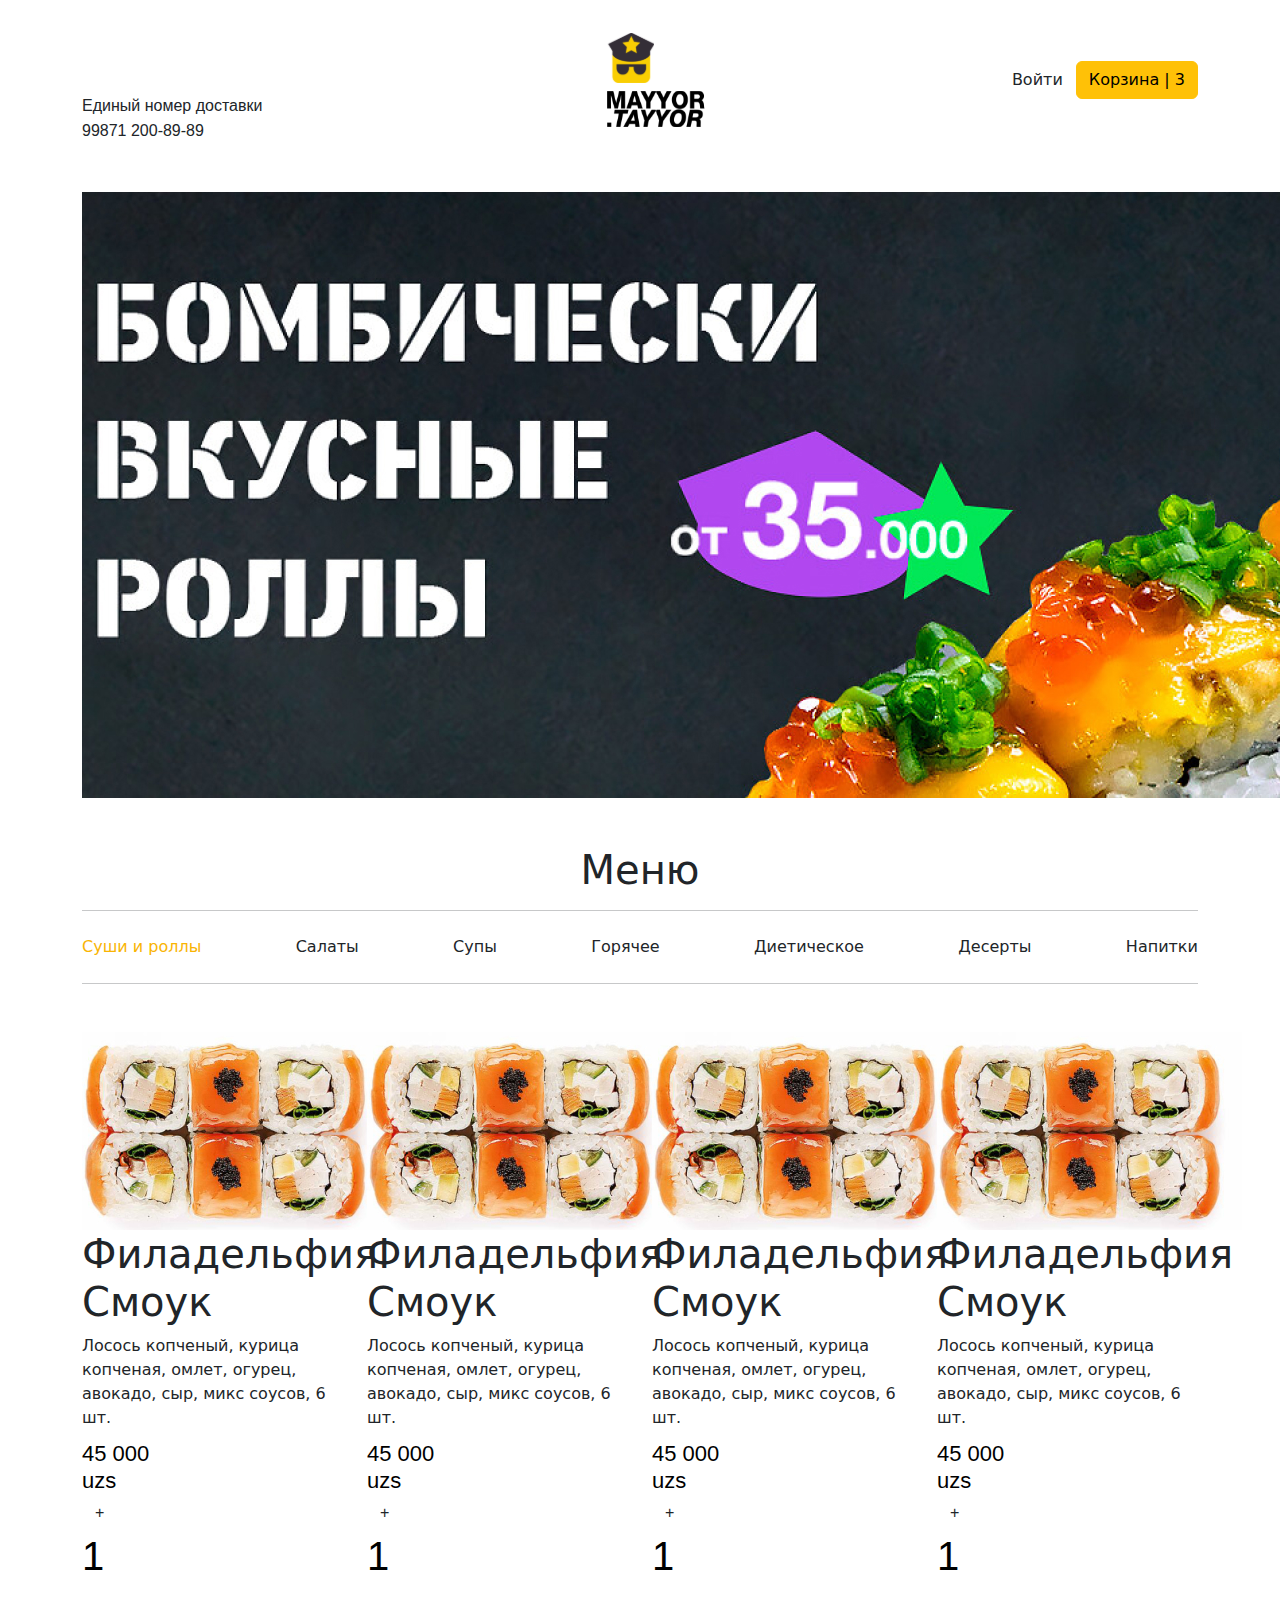
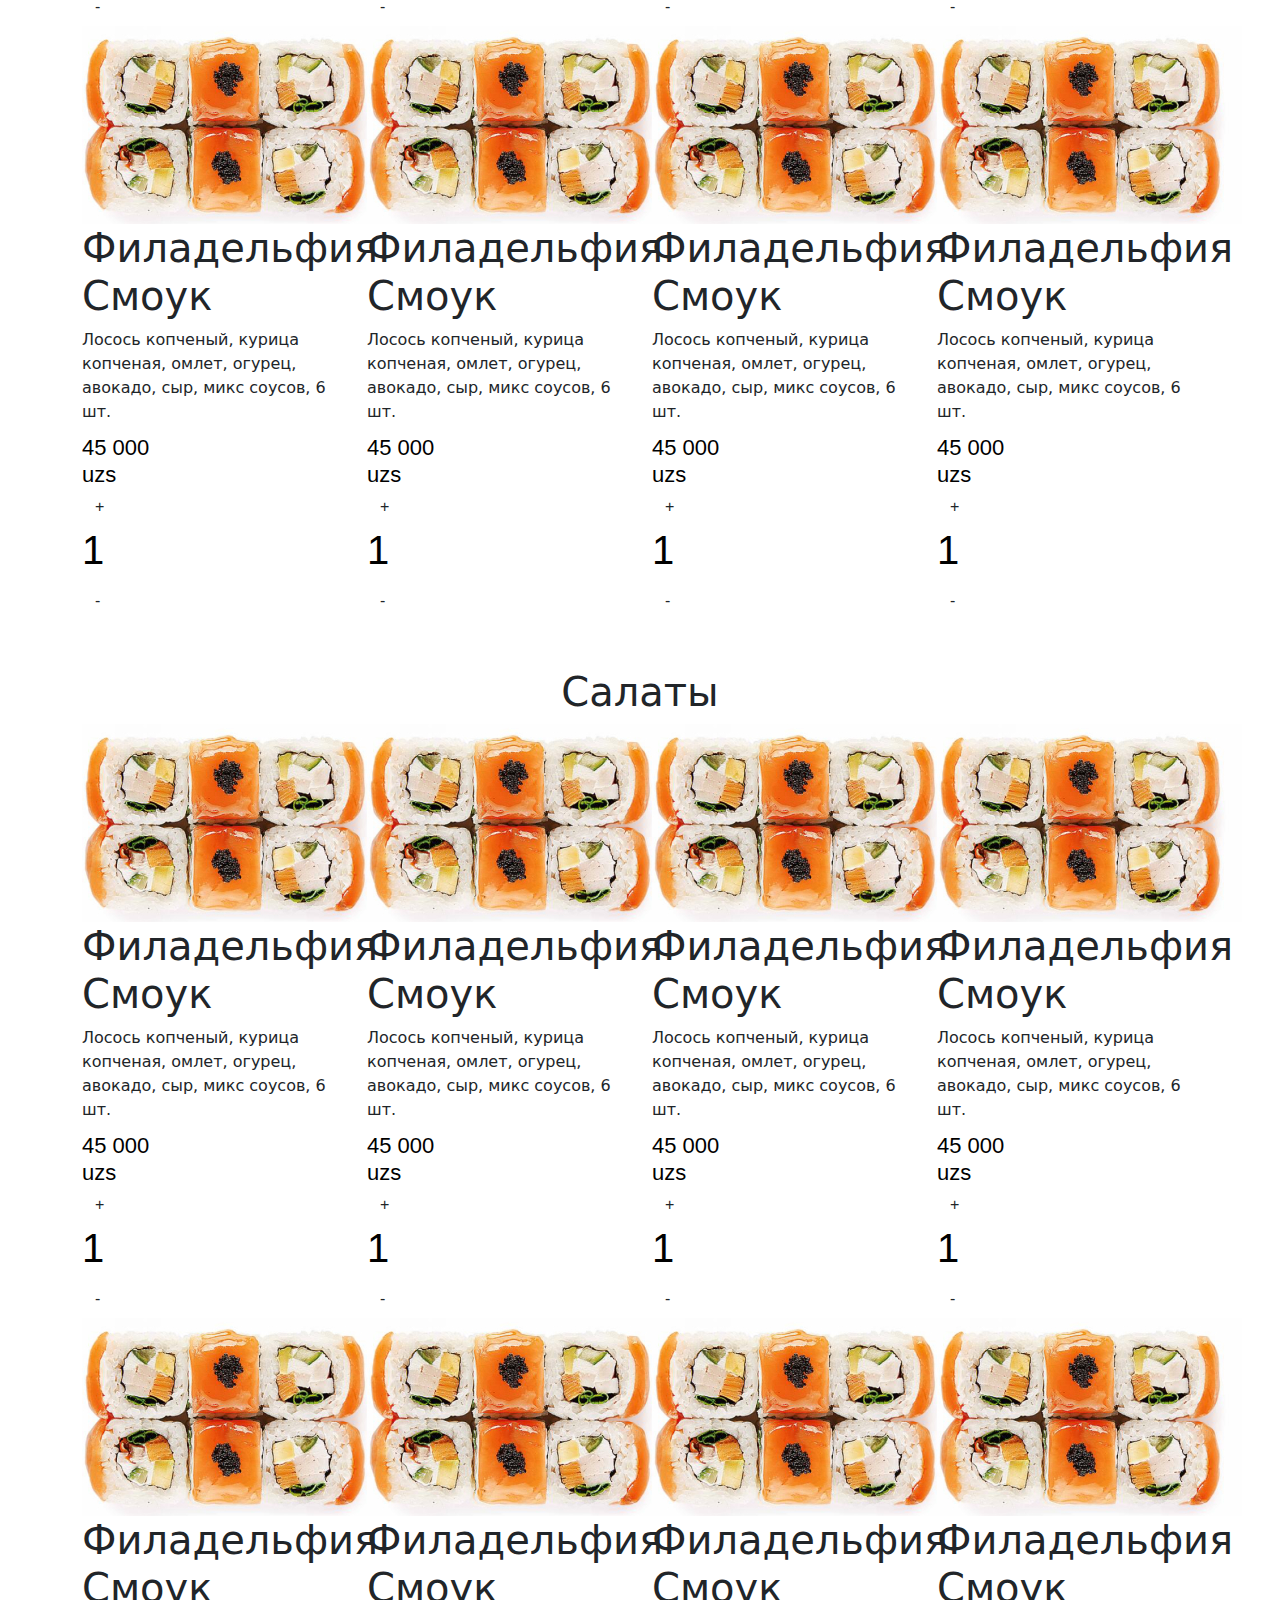
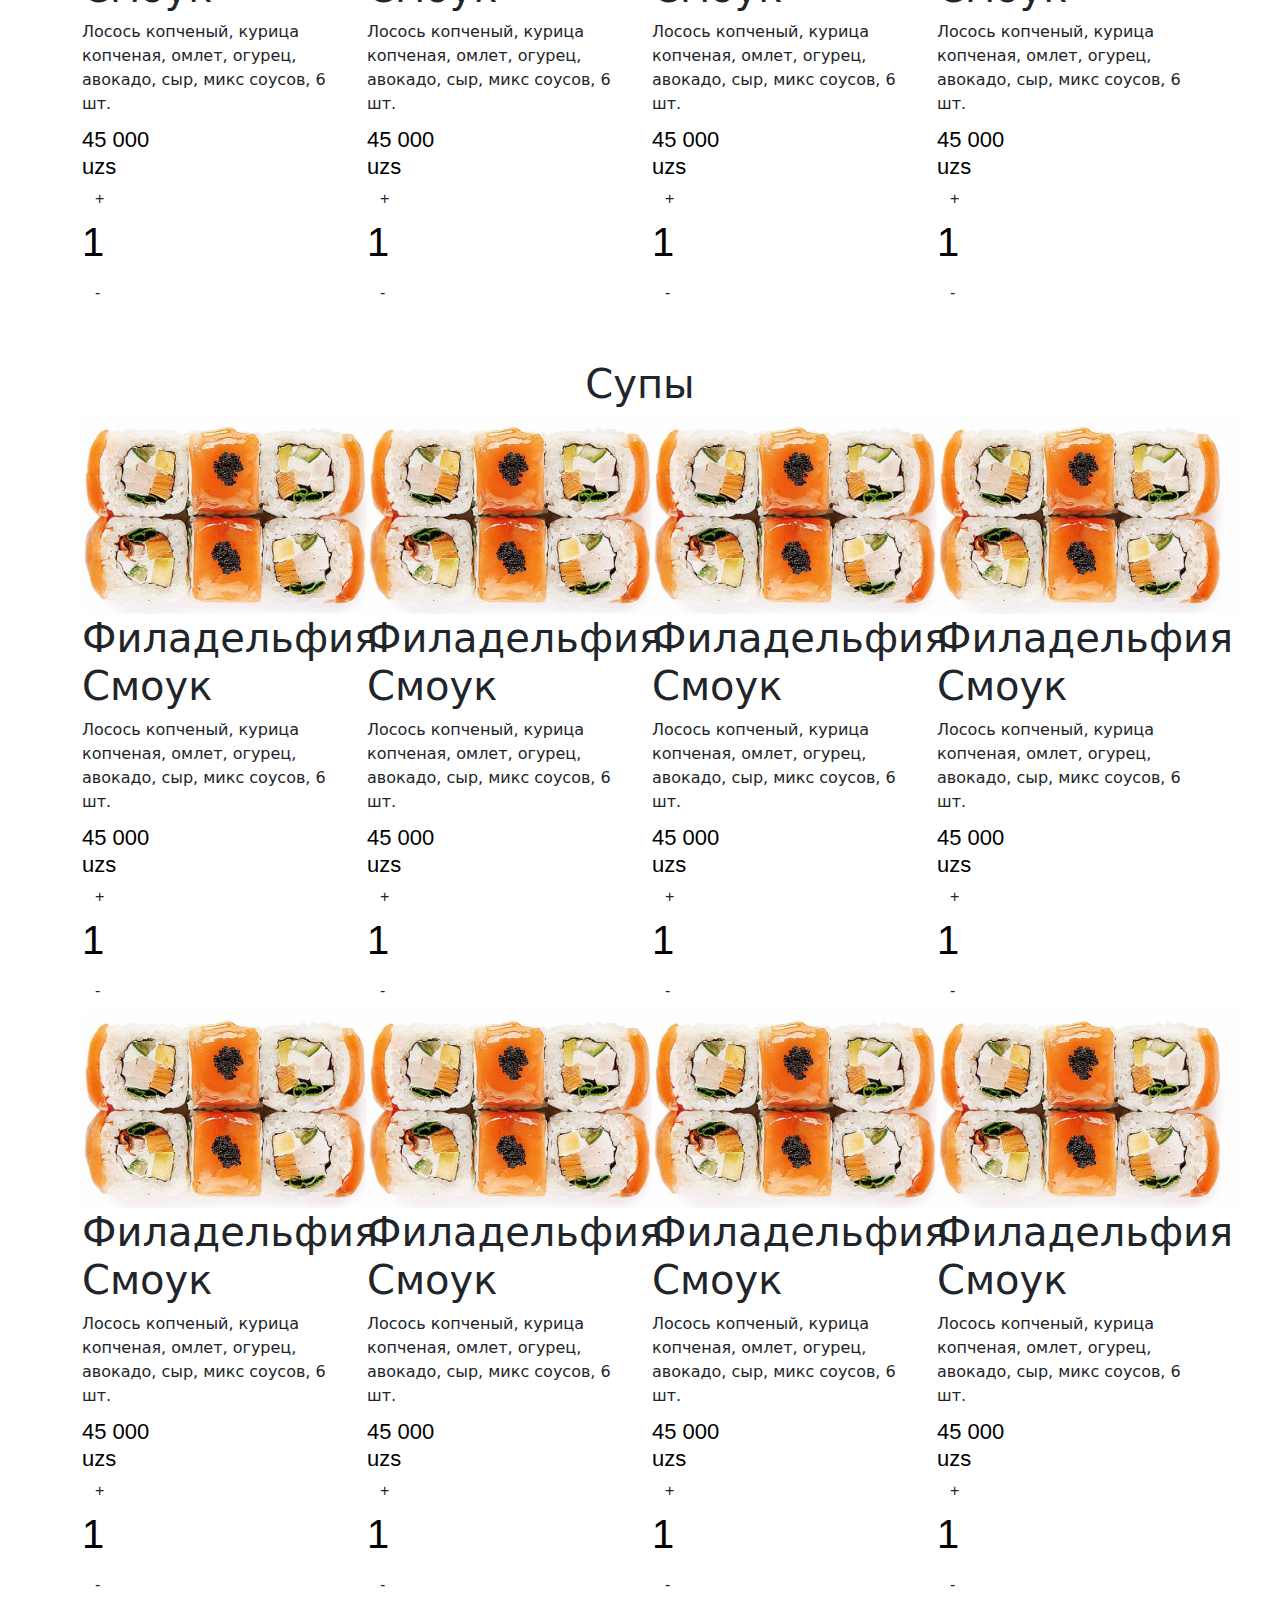
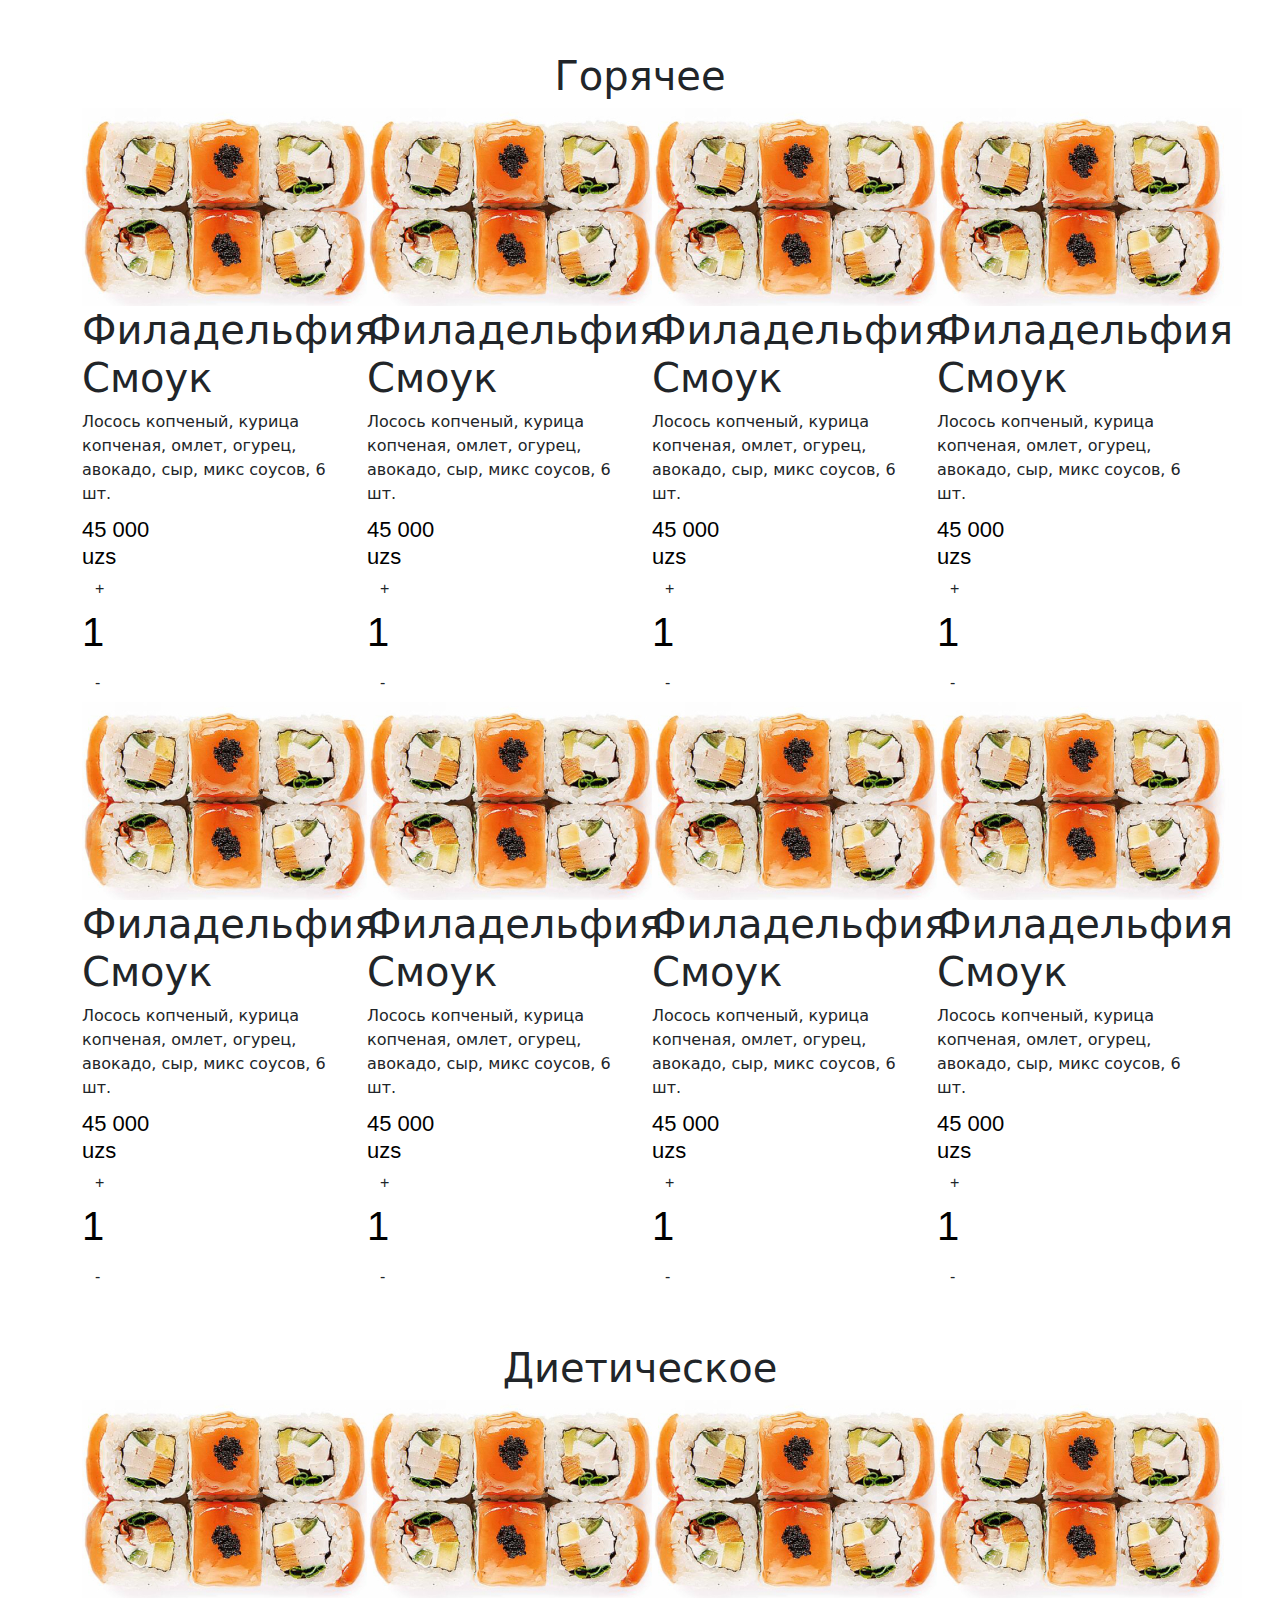
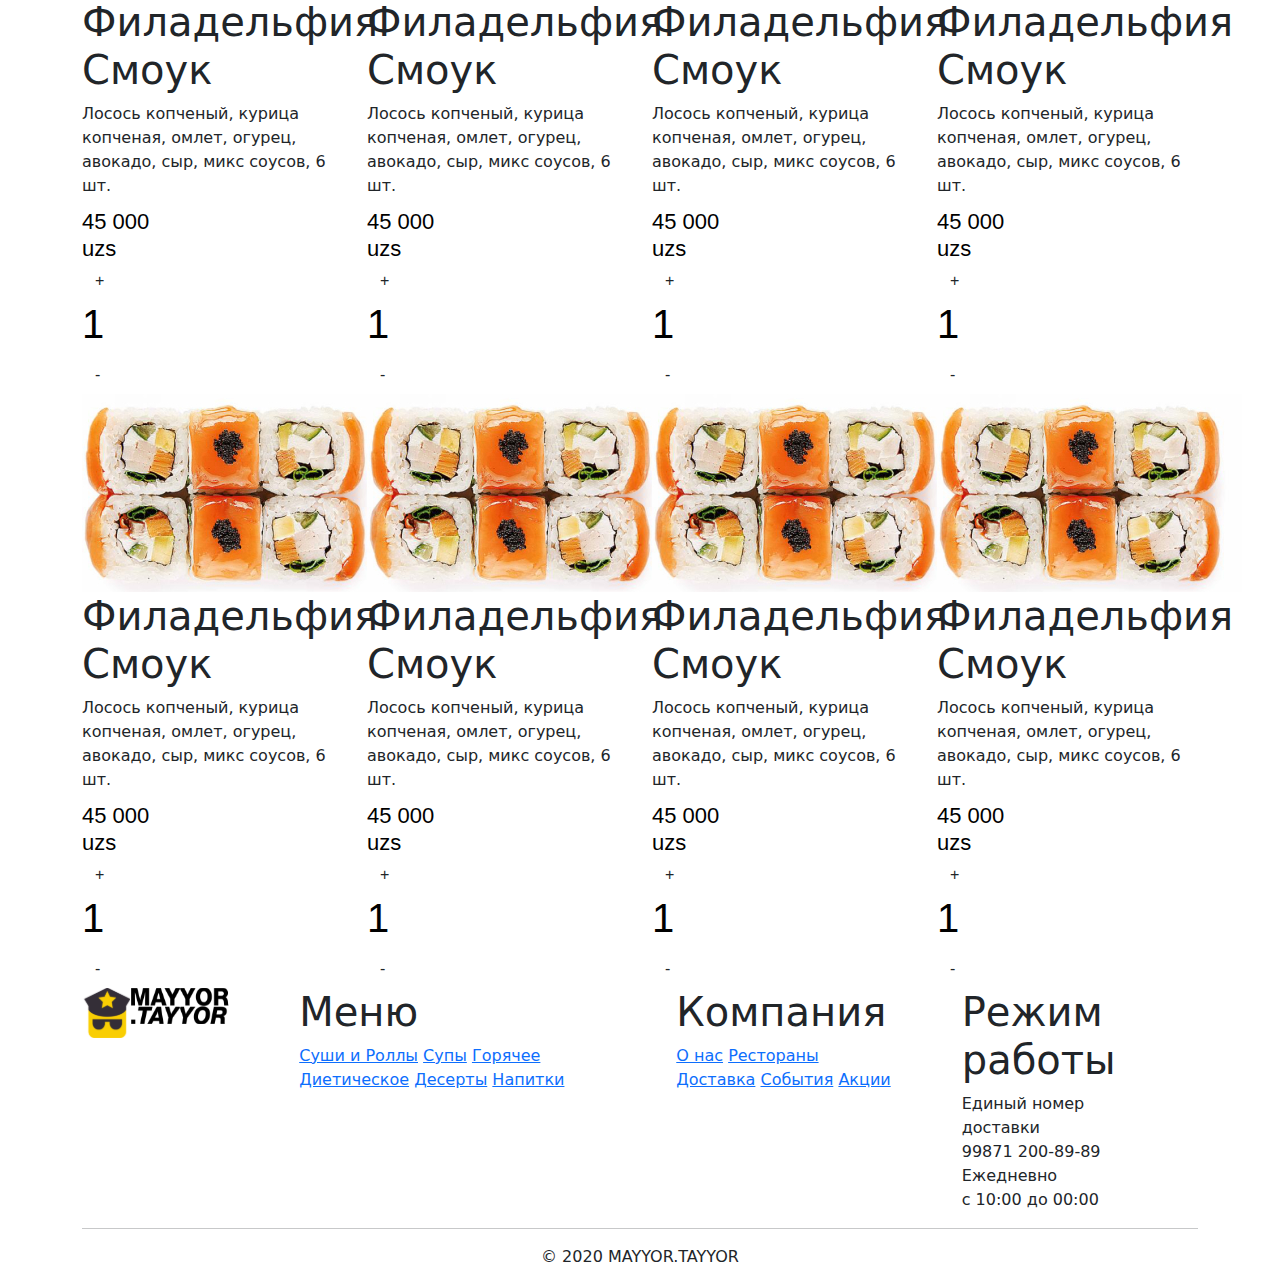
<file: Firdavs Nematov/index.html>
<html lang="uz">
<head>
    <meta charset="UTF-8">
    <meta name="viewport"
          content="width=device-width, user-scalable=no, initial-scale=1.0, maximum-scale=1.0, minimum-scale=1.0">
    <meta http-equiv="X-UA-Compatible" content="ie=edge">
    <title>Mayyor.Tayyor</title>
    <link rel="stylesheet" href="css/bootstrap.css">
    <link rel="stylesheet" href="css/style.css">
</head>
<body>    <!--Boshladim 18:33-->
<div class="container mt-3">
    <div class="header d-flex justify-content-between">
    <div class="company__phone__number pt-5">
        <p>Единый номер доставки</p>
        <p>99871 200-89-89</p>
    </div>
    <div class="logo d-flex flex-column justify-content-center">
        <div class="company__logo__div" ><img src="img/mayor-logo.svg" class="company__logo mb-2 "></div>
        <div class="mayor__name__text">
            <img src="img/MAYTAY-LOGO-LET%203.svg" alt="">
            <img src="img/MAYTAY-LOGO-LET%204.svg" alt="">
        </div>
    </div>
    <div class="button_sign_in d-flex align-items-center">
        <button class="btn btn__signIn" style="">Войти</button>
        <button class="btn btn-warning">Корзина  |   3</button>
    </div>
</div>
    <div class="">
        <img src="img/img-header.jpg" alt="" class="mt-5">

        <h1 class="mt-5 text-center">Меню</h1>
        <hr>
        <div class="navbar">
            <p style="color: #F9B403;">Суши и роллы</p>
            <p>Салаты</p>
            <p>Супы</p>
            <p>Горячее</p>
            <p>Диетическое</p>
            <p>Десерты</p>
            <p>Напитки</p>
        </div>
        <hr>
    </div>
<!--Sushi-->
    <div class="menu__ mt-5 Sushi">
        <div class="row">
            <div class="col-3">
                <img src="img/Zwj_eV5vcYtk_pLpnT1ojdtdR6BFotIi%201.jpg" alt="">
                <div class="text__menu">
                    <h1  class="pizza__name">Филадельфия Смоук</h1>
                    <p class="pizza__about">Лосось копченый, курица копченая, омлет, огурец, авокадо, сыр, микс соусов, 6 шт.</p>
                    <div class="price">
                        <div class="price__number">45 000 <p>uzs</p></div>
                        <div class="order__number">
                            <button class="btn">+</button>
                            <h1>1</h1>
                            <button class="btn">-</button>
                        </div>
                    </div>
                </div>
            </div>
            <div class="col-3"><img src="img/Zwj_eV5vcYtk_pLpnT1ojdtdR6BFotIi%201.jpg" alt="">
                <div class="text__menu">
                    <h1  class="pizza__name">Филадельфия Смоук</h1>
                    <p class="pizza__about">Лосось копченый, курица копченая, омлет, огурец, авокадо, сыр, микс соусов, 6 шт.</p>
                    <div class="price">
                        <div class="price__number">45 000 <p>uzs</p></div>
                        <div class="order__number">
                            <button class="btn">+</button>
                            <h1>1</h1>
                            <button class="btn">-</button>
                        </div>
                    </div>
                </div></div>
            <div class="col-3"><img src="img/Zwj_eV5vcYtk_pLpnT1ojdtdR6BFotIi%201.jpg" alt="">
                <div class="text__menu">
                    <h1  class="pizza__name">Филадельфия Смоук</h1>
                    <p class="pizza__about">Лосось копченый, курица копченая, омлет, огурец, авокадо, сыр, микс соусов, 6 шт.</p>
                    <div class="price">
                        <div class="price__number">45 000 <p>uzs</p></div>
                        <div class="order__number">
                            <button class="btn">+</button>
                            <h1>1</h1>
                            <button class="btn">-</button>
                        </div>
                    </div>
                </div></div>
            <div class="col-3"><img src="img/Zwj_eV5vcYtk_pLpnT1ojdtdR6BFotIi%201.jpg" alt="">
                <div class="text__menu">
                    <h1  class="pizza__name">Филадельфия Смоук</h1>
                    <p class="pizza__about">Лосось копченый, курица копченая, омлет, огурец, авокадо, сыр, микс соусов, 6 шт.</p>
                    <div class="price">
                        <div class="price__number">45 000 <p>uzs</p></div>
                        <div class="order__number">
                            <button class="btn">+</button>
                            <h1>1</h1>
                            <button class="btn">-</button>
                        </div>
                    </div>
                </div></div>
            <div class="col-3"><img src="img/Zwj_eV5vcYtk_pLpnT1ojdtdR6BFotIi%201.jpg" alt="">
                <div class="text__menu">
                    <h1  class="pizza__name">Филадельфия Смоук</h1>
                    <p class="pizza__about">Лосось копченый, курица копченая, омлет, огурец, авокадо, сыр, микс соусов, 6 шт.</p>
                    <div class="price">
                        <div class="price__number">45 000 <p>uzs</p></div>
                        <div class="order__number">
                            <button class="btn">+</button>
                            <h1>1</h1>
                            <button class="btn">-</button>
                        </div>
                    </div>
                </div></div>
            <div class="col-3"><img src="img/Zwj_eV5vcYtk_pLpnT1ojdtdR6BFotIi%201.jpg" alt="">
                <div class="text__menu">
                    <h1  class="pizza__name">Филадельфия Смоук</h1>
                    <p class="pizza__about">Лосось копченый, курица копченая, омлет, огурец, авокадо, сыр, микс соусов, 6 шт.</p>
                    <div class="price">
                        <div class="price__number">45 000 <p>uzs</p></div>
                        <div class="order__number">
                            <button class="btn">+</button>
                            <h1>1</h1>
                            <button class="btn">-</button>
                        </div>
                    </div>
                </div></div>
            <div class="col-3"><img src="img/Zwj_eV5vcYtk_pLpnT1ojdtdR6BFotIi%201.jpg" alt="">
                <div class="text__menu">
                    <h1  class="pizza__name">Филадельфия Смоук</h1>
                    <p class="pizza__about">Лосось копченый, курица копченая, омлет, огурец, авокадо, сыр, микс соусов, 6 шт.</p>
                    <div class="price">
                        <div class="price__number">45 000 <p>uzs</p></div>
                        <div class="order__number">
                            <button class="btn">+</button>
                            <h1>1</h1>
                            <button class="btn">-</button>
                        </div>
                    </div>
                </div></div>
            <div class="col-3"><img src="img/Zwj_eV5vcYtk_pLpnT1ojdtdR6BFotIi%201.jpg" alt="">
                <div class="text__menu">
                    <h1  class="pizza__name">Филадельфия Смоук</h1>
                    <p class="pizza__about">Лосось копченый, курица копченая, омлет, огурец, авокадо, сыр, микс соусов, 6 шт.</p>
                    <div class="price">
                        <div class="price__number">45 000 <p>uzs</p></div>
                        <div class="order__number">
                            <button class="btn">+</button>
                            <h1>1</h1>
                            <button class="btn">-</button>
                        </div>
                    </div>
                </div></div>
        </div>
    </div>
<!--Салаты-->
    <div class="menu__ mt-5 Salads">
        <h1 class="text-center menu__name">Салаты</h1>
        <div class="row">
            <div class="col-3">
                <img src="img/Zwj_eV5vcYtk_pLpnT1ojdtdR6BFotIi%201.jpg" alt="">
                <div class="text__menu">
                    <h1  class="pizza__name">Филадельфия Смоук</h1>
                    <p class="pizza__about">Лосось копченый, курица копченая, омлет, огурец, авокадо, сыр, микс соусов, 6 шт.</p>
                    <div class="price">
                        <div class="price__number">45 000 <p>uzs</p></div>
                        <div class="order__number">
                            <button class="btn">+</button>
                            <h1>1</h1>
                            <button class="btn">-</button>
                        </div>
                    </div>
                </div>
            </div>
            <div class="col-3"><img src="img/Zwj_eV5vcYtk_pLpnT1ojdtdR6BFotIi%201.jpg" alt="">
                <div class="text__menu">
                    <h1  class="pizza__name">Филадельфия Смоук</h1>
                    <p class="pizza__about">Лосось копченый, курица копченая, омлет, огурец, авокадо, сыр, микс соусов, 6 шт.</p>
                    <div class="price">
                        <div class="price__number">45 000 <p>uzs</p></div>
                        <div class="order__number">
                            <button class="btn">+</button>
                            <h1>1</h1>
                            <button class="btn">-</button>
                        </div>
                    </div>
                </div></div>
            <div class="col-3"><img src="img/Zwj_eV5vcYtk_pLpnT1ojdtdR6BFotIi%201.jpg" alt="">
                <div class="text__menu">
                    <h1  class="pizza__name">Филадельфия Смоук</h1>
                    <p class="pizza__about">Лосось копченый, курица копченая, омлет, огурец, авокадо, сыр, микс соусов, 6 шт.</p>
                    <div class="price">
                        <div class="price__number">45 000 <p>uzs</p></div>
                        <div class="order__number">
                            <button class="btn">+</button>
                            <h1>1</h1>
                            <button class="btn">-</button>
                        </div>
                    </div>
                </div></div>
            <div class="col-3"><img src="img/Zwj_eV5vcYtk_pLpnT1ojdtdR6BFotIi%201.jpg" alt="">
                <div class="text__menu">
                    <h1  class="pizza__name">Филадельфия Смоук</h1>
                    <p class="pizza__about">Лосось копченый, курица копченая, омлет, огурец, авокадо, сыр, микс соусов, 6 шт.</p>
                    <div class="price">
                        <div class="price__number">45 000 <p>uzs</p></div>
                        <div class="order__number">
                            <button class="btn">+</button>
                            <h1>1</h1>
                            <button class="btn">-</button>
                        </div>
                    </div>
                </div></div>
            <div class="col-3"><img src="img/Zwj_eV5vcYtk_pLpnT1ojdtdR6BFotIi%201.jpg" alt="">
                <div class="text__menu">
                    <h1  class="pizza__name">Филадельфия Смоук</h1>
                    <p class="pizza__about">Лосось копченый, курица копченая, омлет, огурец, авокадо, сыр, микс соусов, 6 шт.</p>
                    <div class="price">
                        <div class="price__number">45 000 <p>uzs</p></div>
                        <div class="order__number">
                            <button class="btn">+</button>
                            <h1>1</h1>
                            <button class="btn">-</button>
                        </div>
                    </div>
                </div></div>
            <div class="col-3"><img src="img/Zwj_eV5vcYtk_pLpnT1ojdtdR6BFotIi%201.jpg" alt="">
                <div class="text__menu">
                    <h1  class="pizza__name">Филадельфия Смоук</h1>
                    <p class="pizza__about">Лосось копченый, курица копченая, омлет, огурец, авокадо, сыр, микс соусов, 6 шт.</p>
                    <div class="price">
                        <div class="price__number">45 000 <p>uzs</p></div>
                        <div class="order__number">
                            <button class="btn">+</button>
                            <h1>1</h1>
                            <button class="btn">-</button>
                        </div>
                    </div>
                </div></div>
            <div class="col-3"><img src="img/Zwj_eV5vcYtk_pLpnT1ojdtdR6BFotIi%201.jpg" alt="">
                <div class="text__menu">
                    <h1  class="pizza__name">Филадельфия Смоук</h1>
                    <p class="pizza__about">Лосось копченый, курица копченая, омлет, огурец, авокадо, сыр, микс соусов, 6 шт.</p>
                    <div class="price">
                        <div class="price__number">45 000 <p>uzs</p></div>
                        <div class="order__number">
                            <button class="btn">+</button>
                            <h1>1</h1>
                            <button class="btn">-</button>
                        </div>
                    </div>
                </div></div>
            <div class="col-3"><img src="img/Zwj_eV5vcYtk_pLpnT1ojdtdR6BFotIi%201.jpg" alt="">
                <div class="text__menu">
                    <h1  class="pizza__name">Филадельфия Смоук</h1>
                    <p class="pizza__about">Лосось копченый, курица копченая, омлет, огурец, авокадо, сыр, микс соусов, 6 шт.</p>
                    <div class="price">
                        <div class="price__number">45 000 <p>uzs</p></div>
                        <div class="order__number">
                            <button class="btn">+</button>
                            <h1>1</h1>
                            <button class="btn">-</button>
                        </div>
                    </div>
                </div></div>
        </div>
    </div>
<!--Супы-->
    <div class="menu__ mt-5 Soups">
        <h1 class="text-center menu__name">Супы</h1>
        <div class="row">
        <div class="col-3">
            <img src="img/Zwj_eV5vcYtk_pLpnT1ojdtdR6BFotIi%201.jpg" alt="">
            <div class="text__menu">
                <h1  class="pizza__name">Филадельфия Смоук</h1>
                <p class="pizza__about">Лосось копченый, курица копченая, омлет, огурец, авокадо, сыр, микс соусов, 6 шт.</p>
                <div class="price">
                    <div class="price__number">45 000 <p>uzs</p></div>
                    <div class="order__number">
                        <button class="btn">+</button>
                        <h1>1</h1>
                        <button class="btn">-</button>
                    </div>
                </div>
            </div>
        </div>
        <div class="col-3"><img src="img/Zwj_eV5vcYtk_pLpnT1ojdtdR6BFotIi%201.jpg" alt="">
            <div class="text__menu">
                <h1  class="pizza__name">Филадельфия Смоук</h1>
                <p class="pizza__about">Лосось копченый, курица копченая, омлет, огурец, авокадо, сыр, микс соусов, 6 шт.</p>
                <div class="price">
                    <div class="price__number">45 000 <p>uzs</p></div>
                    <div class="order__number">
                        <button class="btn">+</button>
                        <h1>1</h1>
                        <button class="btn">-</button>
                    </div>
                </div>
            </div></div>
        <div class="col-3"><img src="img/Zwj_eV5vcYtk_pLpnT1ojdtdR6BFotIi%201.jpg" alt="">
            <div class="text__menu">
                <h1  class="pizza__name">Филадельфия Смоук</h1>
                <p class="pizza__about">Лосось копченый, курица копченая, омлет, огурец, авокадо, сыр, микс соусов, 6 шт.</p>
                <div class="price">
                    <div class="price__number">45 000 <p>uzs</p></div>
                    <div class="order__number">
                        <button class="btn">+</button>
                        <h1>1</h1>
                        <button class="btn">-</button>
                    </div>
                </div>
            </div></div>
        <div class="col-3"><img src="img/Zwj_eV5vcYtk_pLpnT1ojdtdR6BFotIi%201.jpg" alt="">
            <div class="text__menu">
                <h1  class="pizza__name">Филадельфия Смоук</h1>
                <p class="pizza__about">Лосось копченый, курица копченая, омлет, огурец, авокадо, сыр, микс соусов, 6 шт.</p>
                <div class="price">
                    <div class="price__number">45 000 <p>uzs</p></div>
                    <div class="order__number">
                        <button class="btn">+</button>
                        <h1>1</h1>
                        <button class="btn">-</button>
                    </div>
                </div>
            </div></div>
        <div class="col-3"><img src="img/Zwj_eV5vcYtk_pLpnT1ojdtdR6BFotIi%201.jpg" alt="">
            <div class="text__menu">
                <h1  class="pizza__name">Филадельфия Смоук</h1>
                <p class="pizza__about">Лосось копченый, курица копченая, омлет, огурец, авокадо, сыр, микс соусов, 6 шт.</p>
                <div class="price">
                    <div class="price__number">45 000 <p>uzs</p></div>
                    <div class="order__number">
                        <button class="btn">+</button>
                        <h1>1</h1>
                        <button class="btn">-</button>
                    </div>
                </div>
            </div></div>
        <div class="col-3"><img src="img/Zwj_eV5vcYtk_pLpnT1ojdtdR6BFotIi%201.jpg" alt="">
            <div class="text__menu">
                <h1  class="pizza__name">Филадельфия Смоук</h1>
                <p class="pizza__about">Лосось копченый, курица копченая, омлет, огурец, авокадо, сыр, микс соусов, 6 шт.</p>
                <div class="price">
                    <div class="price__number">45 000 <p>uzs</p></div>
                    <div class="order__number">
                        <button class="btn">+</button>
                        <h1>1</h1>
                        <button class="btn">-</button>
                    </div>
                </div>
            </div></div>
        <div class="col-3"><img src="img/Zwj_eV5vcYtk_pLpnT1ojdtdR6BFotIi%201.jpg" alt="">
            <div class="text__menu">
                <h1  class="pizza__name">Филадельфия Смоук</h1>
                <p class="pizza__about">Лосось копченый, курица копченая, омлет, огурец, авокадо, сыр, микс соусов, 6 шт.</p>
                <div class="price">
                    <div class="price__number">45 000 <p>uzs</p></div>
                    <div class="order__number">
                        <button class="btn">+</button>
                        <h1>1</h1>
                        <button class="btn">-</button>
                    </div>
                </div>
            </div></div>
        <div class="col-3"><img src="img/Zwj_eV5vcYtk_pLpnT1ojdtdR6BFotIi%201.jpg" alt="">
            <div class="text__menu">
                <h1  class="pizza__name">Филадельфия Смоук</h1>
                <p class="pizza__about">Лосось копченый, курица копченая, омлет, огурец, авокадо, сыр, микс соусов, 6 шт.</p>
                <div class="price">
                    <div class="price__number">45 000 <p>uzs</p></div>
                    <div class="order__number">
                        <button class="btn">+</button>
                        <h1>1</h1>
                        <button class="btn">-</button>
                    </div>
                </div>
            </div></div>
    </div>
    </div>
<!--Горячее-->
    <div class="menu__ mt-5 hotter">
        <h1 class="text-center menu__name">Горячее</h1>
        <div class="row">
            <div class="col-3">
                <img src="img/Zwj_eV5vcYtk_pLpnT1ojdtdR6BFotIi%201.jpg" alt="">
                <div class="text__menu">
                    <h1  class="pizza__name">Филадельфия Смоук</h1>
                    <p class="pizza__about">Лосось копченый, курица копченая, омлет, огурец, авокадо, сыр, микс соусов, 6 шт.</p>
                    <div class="price">
                        <div class="price__number">45 000 <p>uzs</p></div>
                        <div class="order__number">
                            <button class="btn">+</button>
                            <h1>1</h1>
                            <button class="btn">-</button>
                        </div>
                    </div>
                </div>
            </div>
            <div class="col-3"><img src="img/Zwj_eV5vcYtk_pLpnT1ojdtdR6BFotIi%201.jpg" alt="">
                <div class="text__menu">
                    <h1  class="pizza__name">Филадельфия Смоук</h1>
                    <p class="pizza__about">Лосось копченый, курица копченая, омлет, огурец, авокадо, сыр, микс соусов, 6 шт.</p>
                    <div class="price">
                        <div class="price__number">45 000 <p>uzs</p></div>
                        <div class="order__number">
                            <button class="btn">+</button>
                            <h1>1</h1>
                            <button class="btn">-</button>
                        </div>
                    </div>
                </div></div>
            <div class="col-3"><img src="img/Zwj_eV5vcYtk_pLpnT1ojdtdR6BFotIi%201.jpg" alt="">
                <div class="text__menu">
                    <h1  class="pizza__name">Филадельфия Смоук</h1>
                    <p class="pizza__about">Лосось копченый, курица копченая, омлет, огурец, авокадо, сыр, микс соусов, 6 шт.</p>
                    <div class="price">
                        <div class="price__number">45 000 <p>uzs</p></div>
                        <div class="order__number">
                            <button class="btn">+</button>
                            <h1>1</h1>
                            <button class="btn">-</button>
                        </div>
                    </div>
                </div></div>
            <div class="col-3"><img src="img/Zwj_eV5vcYtk_pLpnT1ojdtdR6BFotIi%201.jpg" alt="">
                <div class="text__menu">
                    <h1  class="pizza__name">Филадельфия Смоук</h1>
                    <p class="pizza__about">Лосось копченый, курица копченая, омлет, огурец, авокадо, сыр, микс соусов, 6 шт.</p>
                    <div class="price">
                        <div class="price__number">45 000 <p>uzs</p></div>
                        <div class="order__number">
                            <button class="btn">+</button>
                            <h1>1</h1>
                            <button class="btn">-</button>
                        </div>
                    </div>
                </div></div>
            <div class="col-3"><img src="img/Zwj_eV5vcYtk_pLpnT1ojdtdR6BFotIi%201.jpg" alt="">
                <div class="text__menu">
                    <h1  class="pizza__name">Филадельфия Смоук</h1>
                    <p class="pizza__about">Лосось копченый, курица копченая, омлет, огурец, авокадо, сыр, микс соусов, 6 шт.</p>
                    <div class="price">
                        <div class="price__number">45 000 <p>uzs</p></div>
                        <div class="order__number">
                            <button class="btn">+</button>
                            <h1>1</h1>
                            <button class="btn">-</button>
                        </div>
                    </div>
                </div></div>
            <div class="col-3"><img src="img/Zwj_eV5vcYtk_pLpnT1ojdtdR6BFotIi%201.jpg" alt="">
                <div class="text__menu">
                    <h1  class="pizza__name">Филадельфия Смоук</h1>
                    <p class="pizza__about">Лосось копченый, курица копченая, омлет, огурец, авокадо, сыр, микс соусов, 6 шт.</p>
                    <div class="price">
                        <div class="price__number">45 000 <p>uzs</p></div>
                        <div class="order__number">
                            <button class="btn">+</button>
                            <h1>1</h1>
                            <button class="btn">-</button>
                        </div>
                    </div>
                </div></div>
            <div class="col-3"><img src="img/Zwj_eV5vcYtk_pLpnT1ojdtdR6BFotIi%201.jpg" alt="">
                <div class="text__menu">
                    <h1  class="pizza__name">Филадельфия Смоук</h1>
                    <p class="pizza__about">Лосось копченый, курица копченая, омлет, огурец, авокадо, сыр, микс соусов, 6 шт.</p>
                    <div class="price">
                        <div class="price__number">45 000 <p>uzs</p></div>
                        <div class="order__number">
                            <button class="btn">+</button>
                            <h1>1</h1>
                            <button class="btn">-</button>
                        </div>
                    </div>
                </div></div>
            <div class="col-3"><img src="img/Zwj_eV5vcYtk_pLpnT1ojdtdR6BFotIi%201.jpg" alt="">
                <div class="text__menu">
                    <h1  class="pizza__name">Филадельфия Смоук</h1>
                    <p class="pizza__about">Лосось копченый, курица копченая, омлет, огурец, авокадо, сыр, микс соусов, 6 шт.</p>
                    <div class="price">
                        <div class="price__number">45 000 <p>uzs</p></div>
                        <div class="order__number">
                            <button class="btn">+</button>
                            <h1>1</h1>
                            <button class="btn">-</button>
                        </div>
                    </div>
                </div></div>
        </div>
    </div>
<!--    Диетическое-->
    <div class="menu__ mt-5 dietary">
        <h1 class="text-center menu__name">Диетическое</h1>
        <div class="row">
            <div class="col-3">
                <img src="img/Zwj_eV5vcYtk_pLpnT1ojdtdR6BFotIi%201.jpg" alt="">
                <div class="text__menu">
                    <h1  class="pizza__name">Филадельфия Смоук</h1>
                    <p class="pizza__about">Лосось копченый, курица копченая, омлет, огурец, авокадо, сыр, микс соусов, 6 шт.</p>
                    <div class="price">
                        <div class="price__number">45 000 <p>uzs</p></div>
                        <div class="order__number">
                            <button class="btn">+</button>
                            <h1>1</h1>
                            <button class="btn">-</button>
                        </div>
                    </div>
                </div>
            </div>
            <div class="col-3"><img src="img/Zwj_eV5vcYtk_pLpnT1ojdtdR6BFotIi%201.jpg" alt="">
                <div class="text__menu">
                    <h1  class="pizza__name">Филадельфия Смоук</h1>
                    <p class="pizza__about">Лосось копченый, курица копченая, омлет, огурец, авокадо, сыр, микс соусов, 6 шт.</p>
                    <div class="price">
                        <div class="price__number">45 000 <p>uzs</p></div>
                        <div class="order__number">
                            <button class="btn">+</button>
                            <h1>1</h1>
                            <button class="btn">-</button>
                        </div>
                    </div>
                </div></div>
            <div class="col-3"><img src="img/Zwj_eV5vcYtk_pLpnT1ojdtdR6BFotIi%201.jpg" alt="">
                <div class="text__menu">
                    <h1  class="pizza__name">Филадельфия Смоук</h1>
                    <p class="pizza__about">Лосось копченый, курица копченая, омлет, огурец, авокадо, сыр, микс соусов, 6 шт.</p>
                    <div class="price">
                        <div class="price__number">45 000 <p>uzs</p></div>
                        <div class="order__number">
                            <button class="btn">+</button>
                            <h1>1</h1>
                            <button class="btn">-</button>
                        </div>
                    </div>
                </div></div>
            <div class="col-3"><img src="img/Zwj_eV5vcYtk_pLpnT1ojdtdR6BFotIi%201.jpg" alt="">
                <div class="text__menu">
                    <h1  class="pizza__name">Филадельфия Смоук</h1>
                    <p class="pizza__about">Лосось копченый, курица копченая, омлет, огурец, авокадо, сыр, микс соусов, 6 шт.</p>
                    <div class="price">
                        <div class="price__number">45 000 <p>uzs</p></div>
                        <div class="order__number">
                            <button class="btn">+</button>
                            <h1>1</h1>
                            <button class="btn">-</button>
                        </div>
                    </div>
                </div></div>
            <div class="col-3"><img src="img/Zwj_eV5vcYtk_pLpnT1ojdtdR6BFotIi%201.jpg" alt="">
                <div class="text__menu">
                    <h1  class="pizza__name">Филадельфия Смоук</h1>
                    <p class="pizza__about">Лосось копченый, курица копченая, омлет, огурец, авокадо, сыр, микс соусов, 6 шт.</p>
                    <div class="price">
                        <div class="price__number">45 000 <p>uzs</p></div>
                        <div class="order__number">
                            <button class="btn">+</button>
                            <h1>1</h1>
                            <button class="btn">-</button>
                        </div>
                    </div>
                </div></div>
            <div class="col-3"><img src="img/Zwj_eV5vcYtk_pLpnT1ojdtdR6BFotIi%201.jpg" alt="">
                <div class="text__menu">
                    <h1  class="pizza__name">Филадельфия Смоук</h1>
                    <p class="pizza__about">Лосось копченый, курица копченая, омлет, огурец, авокадо, сыр, микс соусов, 6 шт.</p>
                    <div class="price">
                        <div class="price__number">45 000 <p>uzs</p></div>
                        <div class="order__number">
                            <button class="btn">+</button>
                            <h1>1</h1>
                            <button class="btn">-</button>
                        </div>
                    </div>
                </div></div>
            <div class="col-3"><img src="img/Zwj_eV5vcYtk_pLpnT1ojdtdR6BFotIi%201.jpg" alt="">
                <div class="text__menu">
                    <h1  class="pizza__name">Филадельфия Смоук</h1>
                    <p class="pizza__about">Лосось копченый, курица копченая, омлет, огурец, авокадо, сыр, микс соусов, 6 шт.</p>
                    <div class="price">
                        <div class="price__number">45 000 <p>uzs</p></div>
                        <div class="order__number">
                            <button class="btn">+</button>
                            <h1>1</h1>
                            <button class="btn">-</button>
                        </div>
                    </div>
                </div></div>
            <div class="col-3"><img src="img/Zwj_eV5vcYtk_pLpnT1ojdtdR6BFotIi%201.jpg" alt="">
                <div class="text__menu">
                    <h1  class="pizza__name">Филадельфия Смоук</h1>
                    <p class="pizza__about">Лосось копченый, курица копченая, омлет, огурец, авокадо, сыр, микс соусов, 6 шт.</p>
                    <div class="price">
                        <div class="price__number">45 000 <p>uzs</p></div>
                        <div class="order__number">
                            <button class="btn">+</button>
                            <h1>1</h1>
                            <button class="btn">-</button>
                        </div>
                    </div>
                </div></div>
        </div>
    </div>
    <div class="footer">
        <div class="d-flex justify-content-between">
            <div class="mayyor__logo__footer d-flex align-items-start aaa">
                <div class="company__logo__div" >
                    <img src="img/mayor-logo.svg" class="company__logo mb-2 ">
                </div>
                <div class="mayor__name__text">
                    <img src="img/MAYTAY-LOGO-LET%203.svg" alt="">
                    <img src="img/MAYTAY-LOGO-LET%204.svg" alt="">
                </div>
            </div>
            <div class="footer__menu d-flex justify-content-between aaa">
                <div class="footer__menu__one px-5">
                    <h1>Меню</h1>
                    <a href="#">Суши и Роллы</a>
                    <a href="#">Супы</a>
                    <a href="#">Горячее</a>
                    <a href="#">Диетическое</a>
                    <a href="#">Десерты</a>
                    <a href="#">Напитки</a>
                </div>
                <div class="footer__menu__two px-3">
                    <h1>Компания</h1>
                    <a href="#">О нас</a>
                    <a href="#">Рестораны</a>
                    <a href="#">Доставка</a>
                    <a href="#">События</a>
                    <a href="#">Акции</a>
                </div>
                <div class="footer__menu__three px-5">
                    <h1>Режим работы</h1>
                    <p>Единый номер доставки</p>
                    <p > 99871 200-89-89</p>
                    <div>
                        <p>Ежедневно</p>
                        <p>с 10:00 до 00:00</p>
                    </div>
                </div>
             </div>
        </div>
       <div class="created__company__name">
           <hr>
           <p class="text-center">© 2020 MAYYOR.TAYYOR</p>
       </div>
    </div>
</div>


<script src="js/bootstrap.js"></script>
</body>
</html>
</file>
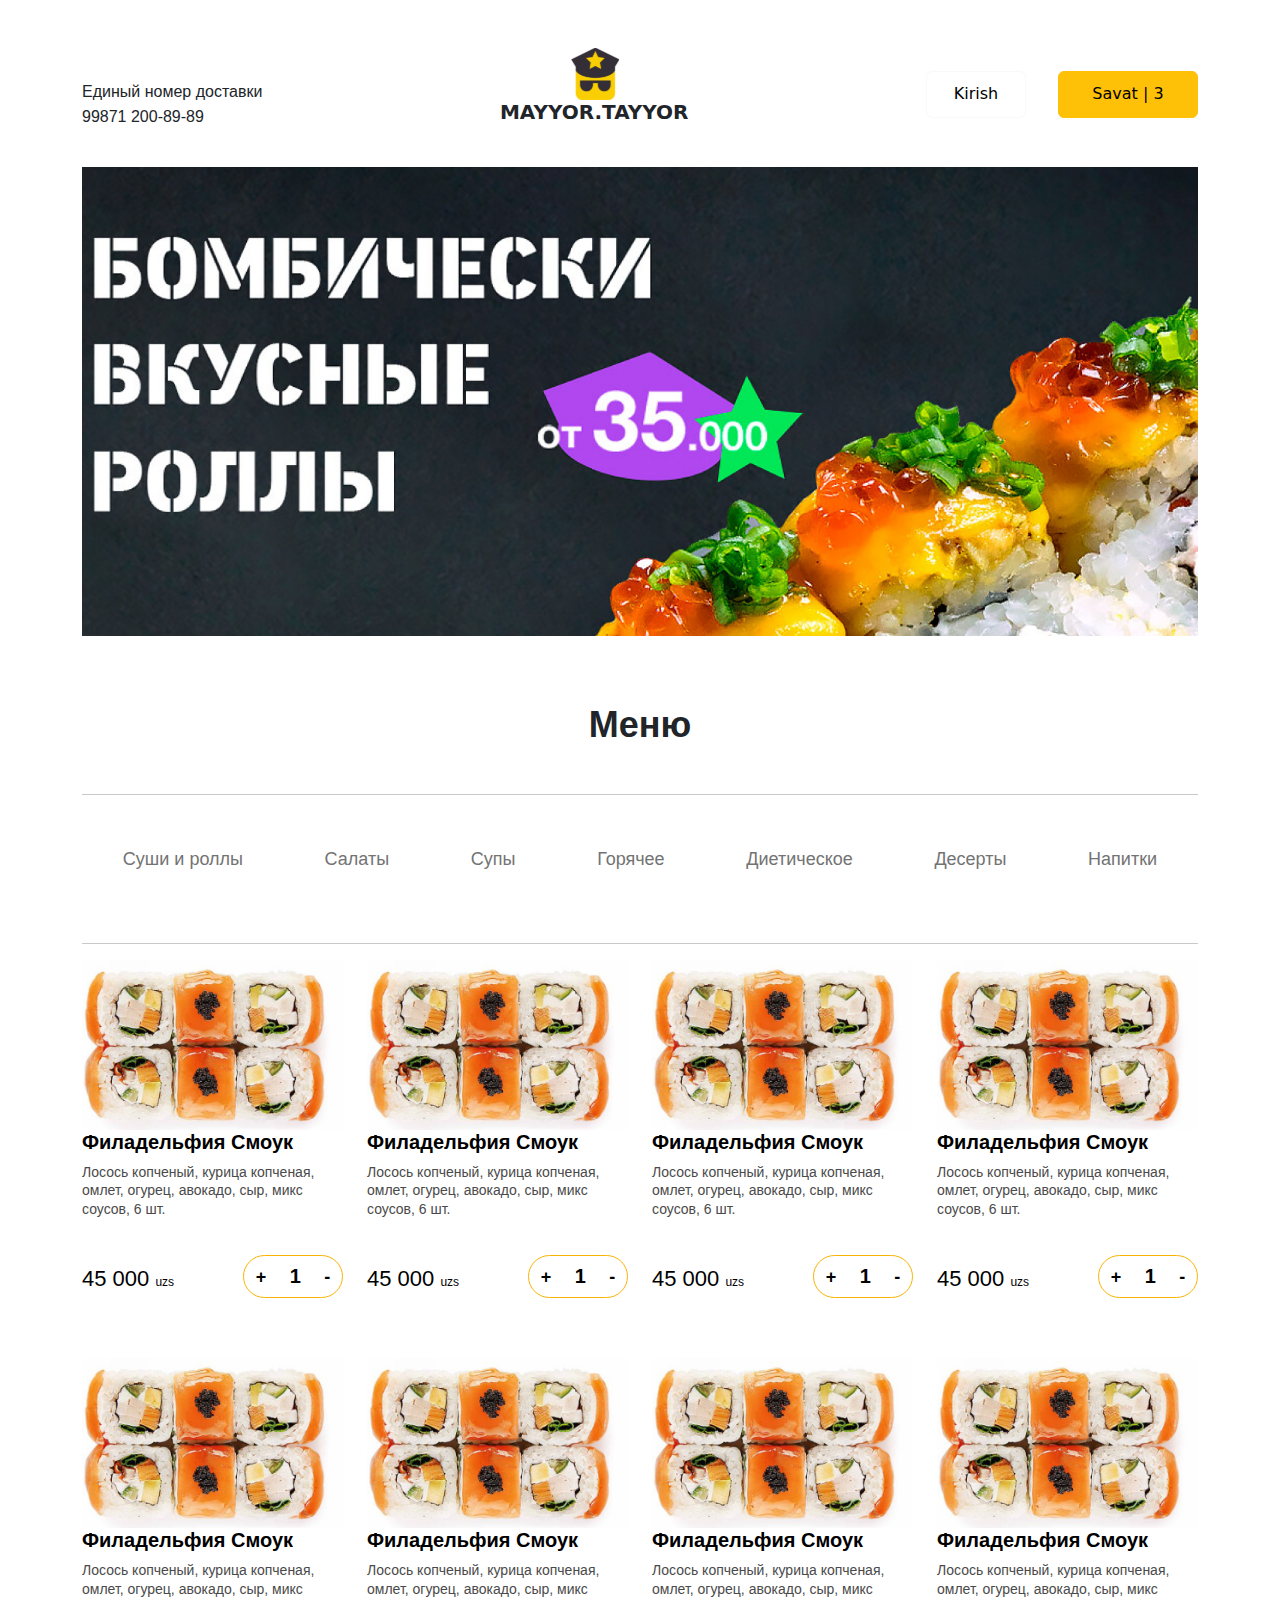
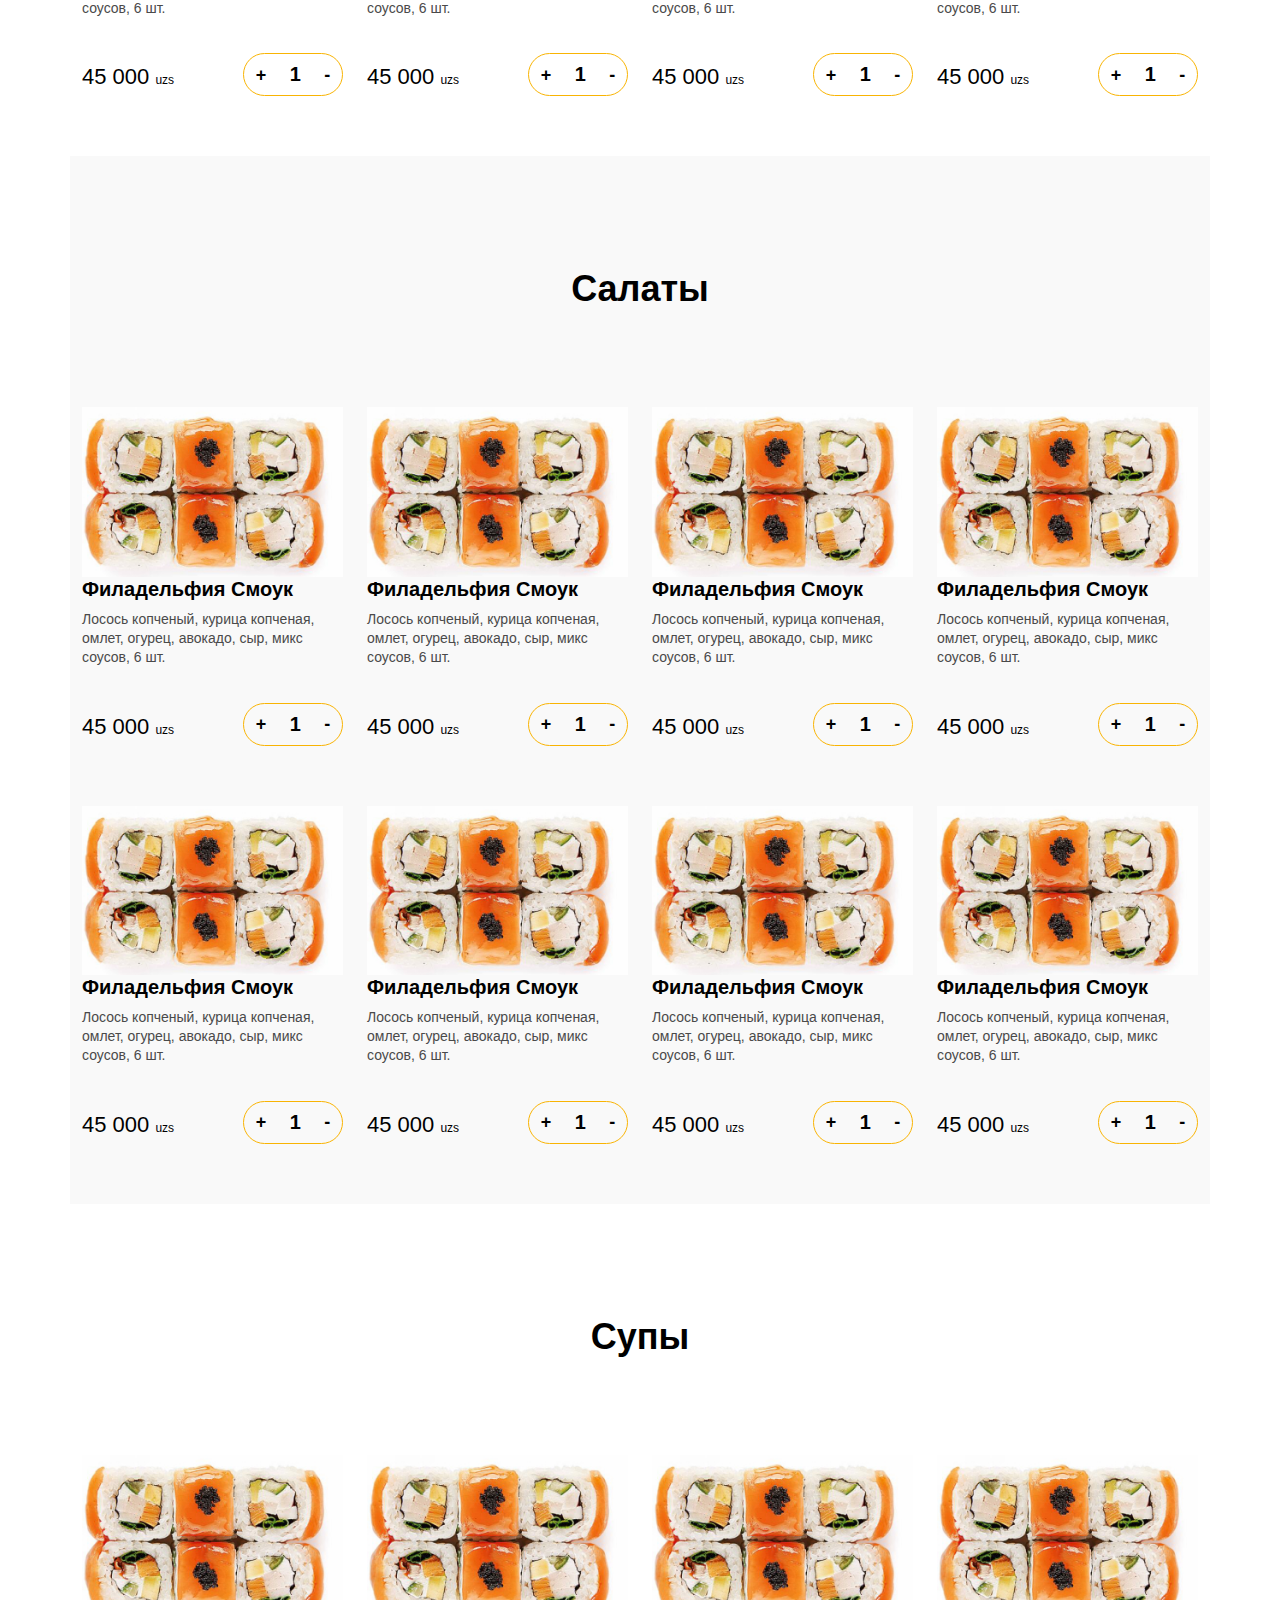
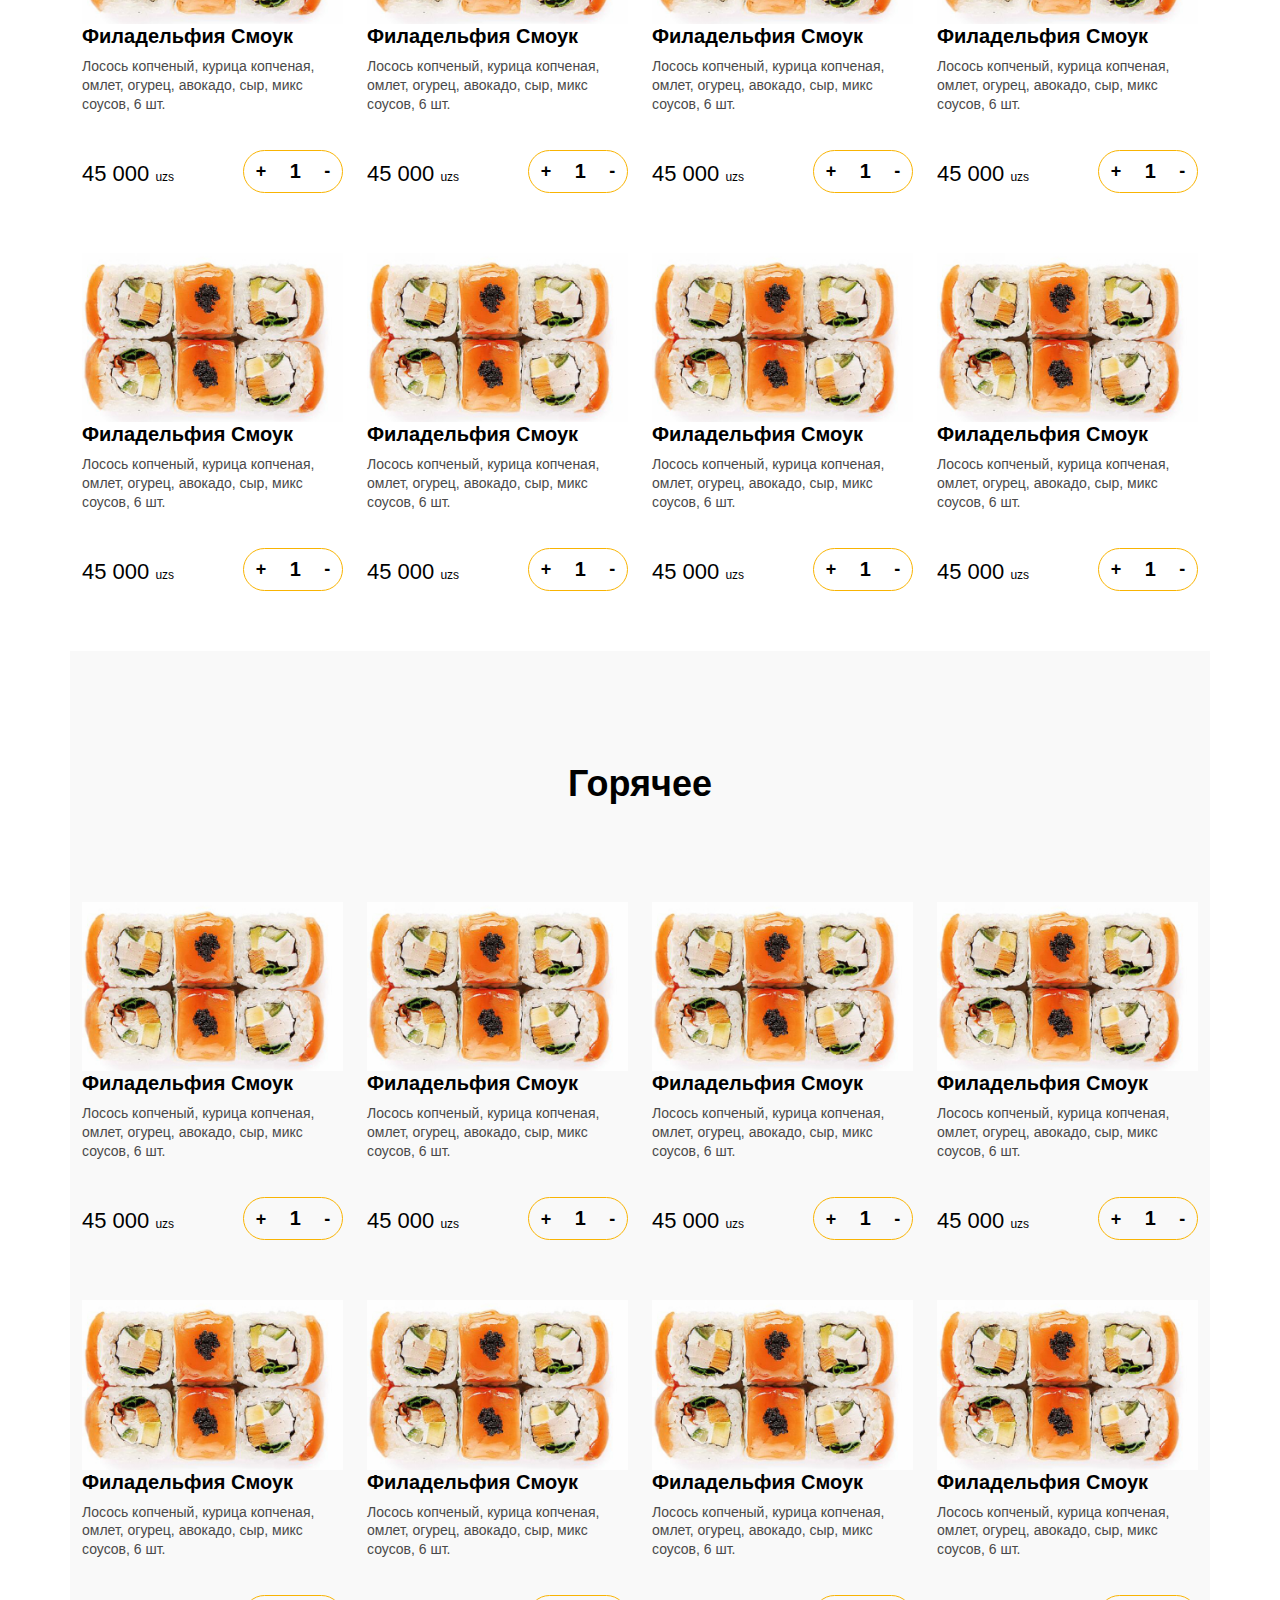
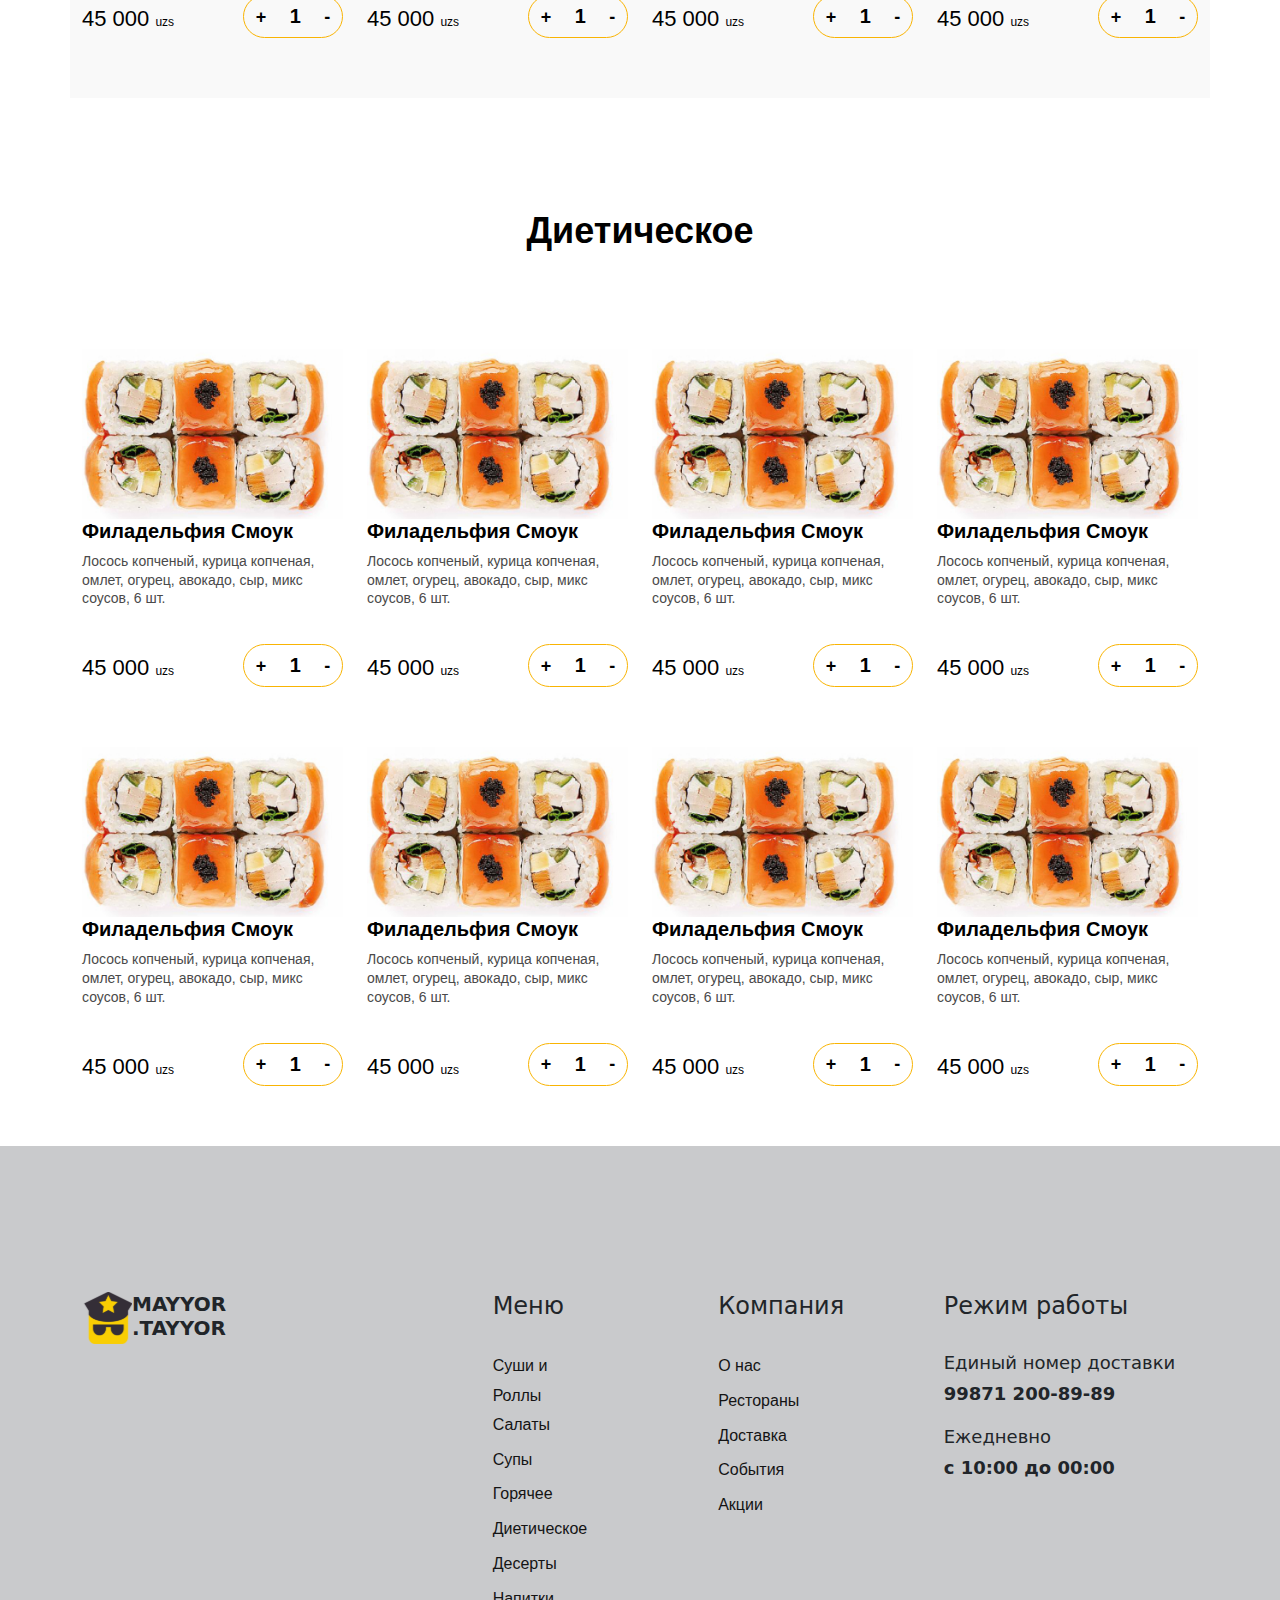
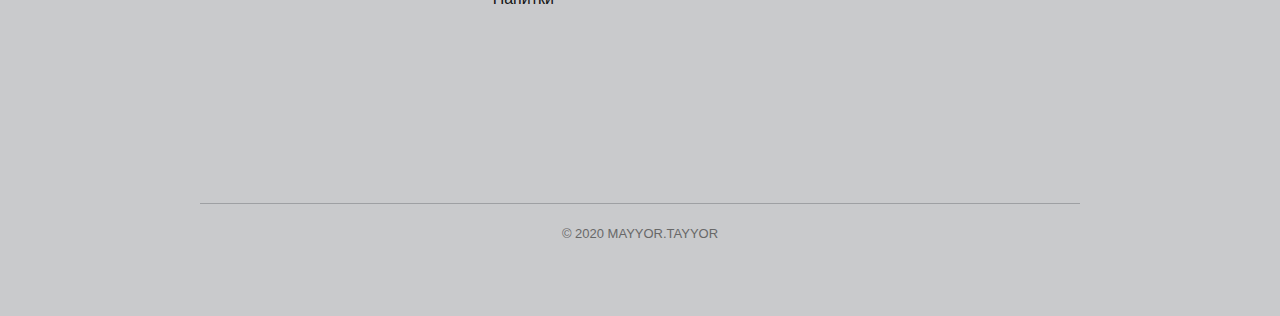
<file: Firdavs Nematov/main.html>
<html lang="uz">
<head>
    <meta charset="UTF-8">
    <meta name="viewport"
          content="width=device-width, user-scalable=no, initial-scale=1.0, maximum-scale=1.0, minimum-scale=1.0">
    <meta http-equiv="X-UA-Compatible" content="ie=edge">
    <title>Mayyor.Tayyor</title>
    <link rel="stylesheet" href="css/bootstrap.css">
    <link rel="stylesheet" href="css/style.css">
</head>
<body>    <!--Boshladim 18:33-->
<div class="container">
    <div class="nav d-flex justify-content-between align-items-center mt-5">
        <div class="company__phone__number ">
            <p class="m-0">Единый номер доставки</p>
            <p>99871 200-89-89</p>
        </div>
        <div class="company__logo d-flex justify-content-center align-items-center  flex-column">
            <img src="./img/mayor-logo.svg" alt="" class="img-fluid logo">
            <h1 class="text-uppercase company__name">mayyor.tayyor</h1>
        </div>
        <div class="button__sign__in d-flex justify-content-between mt-2">
            <button class="btn btn-outline-light  sign-_in__button " >Kirish</button>
            <button class="btn btn-warning button__korzinka">Savat | 3</button>
        </div>
    </div>
    <img src="./img/img-header.jpg" alt="" class="img-fluid">
    <div class="menu">
        <h2 class="text-center menu__text">Меню</h2>
        <hr>
        <ul class="nav justify-content-around">
            <li class="nav-item"><a href="#" class="text-decoration-none nav-link">Суши и роллы</a></li>
            <li class="nav-item"><a href="#" class="text-decoration-none nav-link">Салаты</a></li>
            <li class="nav-item"><a href="#" class="text-decoration-none nav-link">Супы</a></li>
            <li class="nav-item"><a href="#" class="text-decoration-none nav-link">Горячее</a></li>
            <li class="nav-item"><a href="#" class="text-decoration-none nav-link">Диетическое</a></li>
            <li class="nav-item"><a href="#" class="text-decoration-none nav-link">Десерты</a></li>
            <li class="nav-item"><a href="#" class="text-decoration-none nav-link">Напитки</a></li>
        </ul>
        <hr>
    </div>
    <div class="header">
            <!--    Sushi-->
            <div class="recipe row">
                <div class="col-3">
                    <img src="img/Zwj_eV5vcYtk_pLpnT1ojdtdR6BFotIi 1.jpg" height="198" width="305" class="img-fluid"/>
                    <h3 class="recipe__name">Филадельфия Смоук</h3>
                    <p class="recipe__about">Лосось копченый, курица копченая, омлет, огурец, авокадо, сыр, микс соусов, 6 шт.</p>
                    <div class="sum d-flex justify-content-between">
                        <p class="price">45 000 <span>uzs</span></p>
                        <div class="d-flex justify-content-around  btn__group">
                            <p class="button__order ">+</p>
                            <p class="order__number">1</p>
                            <p class="button__order">-</p>
                        </div>
                    </div>
                </div>
                <div class="col-3">
                    <img src="img/Zwj_eV5vcYtk_pLpnT1ojdtdR6BFotIi 1.jpg" height="198" width="305" class="img-fluid"/>
                    <h3 class="recipe__name">Филадельфия Смоук</h3>
                    <p class="recipe__about">Лосось копченый, курица копченая, омлет, огурец, авокадо, сыр, микс соусов, 6 шт.</p>
                    <div class="sum d-flex justify-content-between">
                        <p class="price">45 000 <span>uzs</span></p>
                        <div class="d-flex justify-content-around  btn__group">
                            <p class="button__order ">+</p>
                            <p class="order__number">1</p>
                            <p class="button__order">-</p>
                        </div>
                    </div>
                </div>
                <div class="col-3">
                    <img src="img/Zwj_eV5vcYtk_pLpnT1ojdtdR6BFotIi 1.jpg" height="198" width="305" class="img-fluid"/>
                    <h3 class="recipe__name">Филадельфия Смоук</h3>
                    <p class="recipe__about">Лосось копченый, курица копченая, омлет, огурец, авокадо, сыр, микс соусов, 6 шт.</p>
                    <div class="sum d-flex justify-content-between">
                        <p class="price">45 000 <span>uzs</span></p>
                        <div class="d-flex justify-content-around  btn__group">
                            <p class="button__order ">+</p>
                            <p class="order__number">1</p>
                            <p class="button__order">-</p>
                        </div>
                    </div>
                </div>
                <div class="col-3">
                    <img src="img/Zwj_eV5vcYtk_pLpnT1ojdtdR6BFotIi 1.jpg" height="198" width="305" class="img-fluid"/>
                    <h3 class="recipe__name">Филадельфия Смоук</h3>
                    <p class="recipe__about">Лосось копченый, курица копченая, омлет, огурец, авокадо, сыр, микс соусов, 6 шт.</p>
                    <div class="sum d-flex justify-content-between">
                        <p class="price">45 000 <span>uzs</span></p>
                        <div class="d-flex justify-content-around  btn__group">
                            <p class="button__order ">+</p>
                            <p class="order__number">1</p>
                            <p class="button__order">-</p>
                        </div>
                    </div>
                </div>
                <div class="col-3">
                    <img src="img/Zwj_eV5vcYtk_pLpnT1ojdtdR6BFotIi 1.jpg" height="198" width="305" class="img-fluid"/>
                    <h3 class="recipe__name">Филадельфия Смоук</h3>
                    <p class="recipe__about">Лосось копченый, курица копченая, омлет, огурец, авокадо, сыр, микс соусов, 6 шт.</p>
                    <div class="sum d-flex justify-content-between">
                        <p class="price">45 000 <span>uzs</span></p>
                        <div class="d-flex justify-content-around  btn__group">
                            <p class="button__order ">+</p>
                            <p class="order__number">1</p>
                            <p class="button__order">-</p>
                        </div>
                    </div>
                </div>
                <div class="col-3">
                    <img src="img/Zwj_eV5vcYtk_pLpnT1ojdtdR6BFotIi 1.jpg" height="198" width="305" class="img-fluid"/>
                    <h3 class="recipe__name">Филадельфия Смоук</h3>
                    <p class="recipe__about">Лосось копченый, курица копченая, омлет, огурец, авокадо, сыр, микс соусов, 6 шт.</p>
                    <div class="sum d-flex justify-content-between">
                        <p class="price">45 000 <span>uzs</span></p>
                        <div class="d-flex justify-content-around  btn__group">
                            <p class="button__order ">+</p>
                            <p class="order__number">1</p>
                            <p class="button__order">-</p>
                        </div>
                    </div>
                </div>
                <div class="col-3">
                    <img src="img/Zwj_eV5vcYtk_pLpnT1ojdtdR6BFotIi 1.jpg" height="198" width="305" class="img-fluid"/>
                    <h3 class="recipe__name">Филадельфия Смоук</h3>
                    <p class="recipe__about">Лосось копченый, курица копченая, омлет, огурец, авокадо, сыр, микс соусов, 6 шт.</p>
                    <div class="sum d-flex justify-content-between">
                        <p class="price">45 000 <span>uzs</span></p>
                        <div class="d-flex justify-content-around  btn__group">
                            <p class="button__order ">+</p>
                            <p class="order__number">1</p>
                            <p class="button__order">-</p>
                        </div>
                    </div>
                </div>
                <div class="col-3">
                    <img src="img/Zwj_eV5vcYtk_pLpnT1ojdtdR6BFotIi 1.jpg" height="198" width="305" class="img-fluid"/>
                    <h3 class="recipe__name">Филадельфия Смоук</h3>
                    <p class="recipe__about">Лосось копченый, курица копченая, омлет, огурец, авокадо, сыр, микс соусов, 6 шт.</p>
                    <div class="sum d-flex justify-content-between">
                        <p class="price">45 000 <span>uzs</span></p>
                        <div class="d-flex justify-content-around  btn__group">
                            <p class="button__order ">+</p>
                            <p class="order__number">1</p>
                            <p class="button__order">-</p>
                        </div>
                    </div>
                </div>
            </div>
            <!--    Салаты-->
            <div class="recipe row" style="background: #F9F9F9;">
                <h2 class="text-center menu___name">Салаты</h2>
                <div class="col-3">
                    <img src="img/Zwj_eV5vcYtk_pLpnT1ojdtdR6BFotIi 1.jpg" height="198" width="305" class="img-fluid"/>
                    <h3 class="recipe__name">Филадельфия Смоук</h3>
                    <p class="recipe__about">Лосось копченый, курица копченая, омлет, огурец, авокадо, сыр, микс соусов, 6 шт.</p>
                    <div class="sum d-flex justify-content-between">
                        <p class="price">45 000 <span>uzs</span></p>
                        <div class="d-flex justify-content-around  btn__group">
                            <p class="button__order ">+</p>
                            <p class="order__number">1</p>
                            <p class="button__order">-</p>
                        </div>
                    </div>
                </div>
                <div class="col-3">
                    <img src="img/Zwj_eV5vcYtk_pLpnT1ojdtdR6BFotIi 1.jpg" height="198" width="305" class="img-fluid"/>
                    <h3 class="recipe__name">Филадельфия Смоук</h3>
                    <p class="recipe__about">Лосось копченый, курица копченая, омлет, огурец, авокадо, сыр, микс соусов, 6 шт.</p>
                    <div class="sum d-flex justify-content-between">
                        <p class="price">45 000 <span>uzs</span></p>
                        <div class="d-flex justify-content-around  btn__group">
                            <p class="button__order ">+</p>
                            <p class="order__number">1</p>
                            <p class="button__order">-</p>
                        </div>
                    </div>
                </div>
                <div class="col-3">
                    <img src="img/Zwj_eV5vcYtk_pLpnT1ojdtdR6BFotIi 1.jpg" height="198" width="305" class="img-fluid"/>
                    <h3 class="recipe__name">Филадельфия Смоук</h3>
                    <p class="recipe__about">Лосось копченый, курица копченая, омлет, огурец, авокадо, сыр, микс соусов, 6 шт.</p>
                    <div class="sum d-flex justify-content-between">
                        <p class="price">45 000 <span>uzs</span></p>
                        <div class="d-flex justify-content-around  btn__group">
                            <p class="button__order ">+</p>
                            <p class="order__number">1</p>
                            <p class="button__order">-</p>
                        </div>
                    </div>
                </div>
                <div class="col-3">
                    <img src="img/Zwj_eV5vcYtk_pLpnT1ojdtdR6BFotIi 1.jpg" height="198" width="305" class="img-fluid"/>
                    <h3 class="recipe__name">Филадельфия Смоук</h3>
                    <p class="recipe__about">Лосось копченый, курица копченая, омлет, огурец, авокадо, сыр, микс соусов, 6 шт.</p>
                    <div class="sum d-flex justify-content-between">
                        <p class="price">45 000 <span>uzs</span></p>
                        <div class="d-flex justify-content-around  btn__group">
                            <p class="button__order ">+</p>
                            <p class="order__number">1</p>
                            <p class="button__order">-</p>
                        </div>
                    </div>
                </div>
                <div class="col-3">
                    <img src="img/Zwj_eV5vcYtk_pLpnT1ojdtdR6BFotIi 1.jpg" height="198" width="305" class="img-fluid"/>
                    <h3 class="recipe__name">Филадельфия Смоук</h3>
                    <p class="recipe__about">Лосось копченый, курица копченая, омлет, огурец, авокадо, сыр, микс соусов, 6 шт.</p>
                    <div class="sum d-flex justify-content-between">
                        <p class="price">45 000 <span>uzs</span></p>
                        <div class="d-flex justify-content-around  btn__group">
                            <p class="button__order ">+</p>
                            <p class="order__number">1</p>
                            <p class="button__order">-</p>
                        </div>
                    </div>
                </div>
                <div class="col-3">
                    <img src="img/Zwj_eV5vcYtk_pLpnT1ojdtdR6BFotIi 1.jpg" height="198" width="305" class="img-fluid"/>
                    <h3 class="recipe__name">Филадельфия Смоук</h3>
                    <p class="recipe__about">Лосось копченый, курица копченая, омлет, огурец, авокадо, сыр, микс соусов, 6 шт.</p>
                    <div class="sum d-flex justify-content-between">
                        <p class="price">45 000 <span>uzs</span></p>
                        <div class="d-flex justify-content-around  btn__group">
                            <p class="button__order ">+</p>
                            <p class="order__number">1</p>
                            <p class="button__order">-</p>
                        </div>
                    </div>
                </div>
                <div class="col-3">
                    <img src="img/Zwj_eV5vcYtk_pLpnT1ojdtdR6BFotIi 1.jpg" height="198" width="305" class="img-fluid"/>
                    <h3 class="recipe__name">Филадельфия Смоук</h3>
                    <p class="recipe__about">Лосось копченый, курица копченая, омлет, огурец, авокадо, сыр, микс соусов, 6 шт.</p>
                    <div class="sum d-flex justify-content-between">
                        <p class="price">45 000 <span>uzs</span></p>
                        <div class="d-flex justify-content-around  btn__group">
                            <p class="button__order ">+</p>
                            <p class="order__number">1</p>
                            <p class="button__order">-</p>
                        </div>
                    </div>
                </div>
                <div class="col-3">
                    <img src="img/Zwj_eV5vcYtk_pLpnT1ojdtdR6BFotIi 1.jpg" height="198" width="305" class="img-fluid"/>
                    <h3 class="recipe__name">Филадельфия Смоук</h3>
                    <p class="recipe__about">Лосось копченый, курица копченая, омлет, огурец, авокадо, сыр, микс соусов, 6 шт.</p>
                    <div class="sum d-flex justify-content-between">
                        <p class="price">45 000 <span>uzs</span></p>
                        <div class="d-flex justify-content-around  btn__group">
                            <p class="button__order ">+</p>
                            <p class="order__number">1</p>
                            <p class="button__order">-</p>
                        </div>
                    </div>
                </div>
            </div>
            <!--    Супы-->
            <div class="recipe row">
                <h2 class="text-center menu___name">Супы</h2>
                <div class="col-3">
                    <img src="img/Zwj_eV5vcYtk_pLpnT1ojdtdR6BFotIi 1.jpg" height="198" width="305" class="img-fluid"/>
                    <h3 class="recipe__name">Филадельфия Смоук</h3>
                    <p class="recipe__about">Лосось копченый, курица копченая, омлет, огурец, авокадо, сыр, микс соусов, 6 шт.</p>
                    <div class="sum d-flex justify-content-between">
                        <p class="price">45 000 <span>uzs</span></p>
                        <div class="d-flex justify-content-around  btn__group">
                            <p class="button__order ">+</p>
                            <p class="order__number">1</p>
                            <p class="button__order">-</p>
                        </div>
                    </div>
                </div>
                <div class="col-3">
                    <img src="img/Zwj_eV5vcYtk_pLpnT1ojdtdR6BFotIi 1.jpg" height="198" width="305" class="img-fluid"/>
                    <h3 class="recipe__name">Филадельфия Смоук</h3>
                    <p class="recipe__about">Лосось копченый, курица копченая, омлет, огурец, авокадо, сыр, микс соусов, 6 шт.</p>
                    <div class="sum d-flex justify-content-between">
                        <p class="price">45 000 <span>uzs</span></p>
                        <div class="d-flex justify-content-around  btn__group">
                            <p class="button__order ">+</p>
                            <p class="order__number">1</p>
                            <p class="button__order">-</p>
                        </div>
                    </div>
                </div>
                <div class="col-3">
                    <img src="img/Zwj_eV5vcYtk_pLpnT1ojdtdR6BFotIi 1.jpg" height="198" width="305" class="img-fluid"/>
                    <h3 class="recipe__name">Филадельфия Смоук</h3>
                    <p class="recipe__about">Лосось копченый, курица копченая, омлет, огурец, авокадо, сыр, микс соусов, 6 шт.</p>
                    <div class="sum d-flex justify-content-between">
                        <p class="price">45 000 <span>uzs</span></p>
                        <div class="d-flex justify-content-around  btn__group">
                            <p class="button__order ">+</p>
                            <p class="order__number">1</p>
                            <p class="button__order">-</p>
                        </div>
                    </div>
                </div>
                <div class="col-3">
                    <img src="img/Zwj_eV5vcYtk_pLpnT1ojdtdR6BFotIi 1.jpg" height="198" width="305" class="img-fluid"/>
                    <h3 class="recipe__name">Филадельфия Смоук</h3>
                    <p class="recipe__about">Лосось копченый, курица копченая, омлет, огурец, авокадо, сыр, микс соусов, 6 шт.</p>
                    <div class="sum d-flex justify-content-between">
                        <p class="price">45 000 <span>uzs</span></p>
                        <div class="d-flex justify-content-around  btn__group">
                            <p class="button__order ">+</p>
                            <p class="order__number">1</p>
                            <p class="button__order">-</p>
                        </div>
                    </div>
                </div>
                <div class="col-3">
                    <img src="img/Zwj_eV5vcYtk_pLpnT1ojdtdR6BFotIi 1.jpg" height="198" width="305" class="img-fluid"/>
                    <h3 class="recipe__name">Филадельфия Смоук</h3>
                    <p class="recipe__about">Лосось копченый, курица копченая, омлет, огурец, авокадо, сыр, микс соусов, 6 шт.</p>
                    <div class="sum d-flex justify-content-between">
                        <p class="price">45 000 <span>uzs</span></p>
                        <div class="d-flex justify-content-around  btn__group">
                            <p class="button__order ">+</p>
                            <p class="order__number">1</p>
                            <p class="button__order">-</p>
                        </div>
                    </div>
                </div>
                <div class="col-3">
                    <img src="img/Zwj_eV5vcYtk_pLpnT1ojdtdR6BFotIi 1.jpg" height="198" width="305" class="img-fluid"/>
                    <h3 class="recipe__name">Филадельфия Смоук</h3>
                    <p class="recipe__about">Лосось копченый, курица копченая, омлет, огурец, авокадо, сыр, микс соусов, 6 шт.</p>
                    <div class="sum d-flex justify-content-between">
                        <p class="price">45 000 <span>uzs</span></p>
                        <div class="d-flex justify-content-around  btn__group">
                            <p class="button__order ">+</p>
                            <p class="order__number">1</p>
                            <p class="button__order">-</p>
                        </div>
                    </div>
                </div>
                <div class="col-3">
                    <img src="img/Zwj_eV5vcYtk_pLpnT1ojdtdR6BFotIi 1.jpg" height="198" width="305" class="img-fluid"/>
                    <h3 class="recipe__name">Филадельфия Смоук</h3>
                    <p class="recipe__about">Лосось копченый, курица копченая, омлет, огурец, авокадо, сыр, микс соусов, 6 шт.</p>
                    <div class="sum d-flex justify-content-between">
                        <p class="price">45 000 <span>uzs</span></p>
                        <div class="d-flex justify-content-around  btn__group">
                            <p class="button__order ">+</p>
                            <p class="order__number">1</p>
                            <p class="button__order">-</p>
                        </div>
                    </div>
                </div>
                <div class="col-3">
                    <img src="img/Zwj_eV5vcYtk_pLpnT1ojdtdR6BFotIi 1.jpg" height="198" width="305" class="img-fluid"/>
                    <h3 class="recipe__name">Филадельфия Смоук</h3>
                    <p class="recipe__about">Лосось копченый, курица копченая, омлет, огурец, авокадо, сыр, микс соусов, 6 шт.</p>
                    <div class="sum d-flex justify-content-between">
                        <p class="price">45 000 <span>uzs</span></p>
                        <div class="d-flex justify-content-around  btn__group">
                            <p class="button__order ">+</p>
                            <p class="order__number">1</p>
                            <p class="button__order">-</p>
                        </div>
                    </div>
                </div>
            </div>
            <!--    Горячее-->
            <div class="recipe row" style="background: #F9F9F9;">
                <h2 class="text-center menu___name">Горячее</h2>
                <div class="col-3">
                    <img src="img/Zwj_eV5vcYtk_pLpnT1ojdtdR6BFotIi 1.jpg" height="198" width="305" class="img-fluid"/>
                    <h3 class="recipe__name">Филадельфия Смоук</h3>
                    <p class="recipe__about">Лосось копченый, курица копченая, омлет, огурец, авокадо, сыр, микс соусов, 6 шт.</p>
                    <div class="sum d-flex justify-content-between">
                        <p class="price">45 000 <span>uzs</span></p>
                        <div class="d-flex justify-content-around  btn__group">
                            <p class="button__order ">+</p>
                            <p class="order__number">1</p>
                            <p class="button__order">-</p>
                        </div>
                    </div>
                </div>
                <div class="col-3">
                    <img src="img/Zwj_eV5vcYtk_pLpnT1ojdtdR6BFotIi 1.jpg" height="198" width="305" class="img-fluid"/>
                    <h3 class="recipe__name">Филадельфия Смоук</h3>
                    <p class="recipe__about">Лосось копченый, курица копченая, омлет, огурец, авокадо, сыр, микс соусов, 6 шт.</p>
                    <div class="sum d-flex justify-content-between">
                        <p class="price">45 000 <span>uzs</span></p>
                        <div class="d-flex justify-content-around  btn__group">
                            <p class="button__order ">+</p>
                            <p class="order__number">1</p>
                            <p class="button__order">-</p>
                        </div>
                    </div>
                </div>
                <div class="col-3">
                    <img src="img/Zwj_eV5vcYtk_pLpnT1ojdtdR6BFotIi 1.jpg" height="198" width="305" class="img-fluid"/>
                    <h3 class="recipe__name">Филадельфия Смоук</h3>
                    <p class="recipe__about">Лосось копченый, курица копченая, омлет, огурец, авокадо, сыр, микс соусов, 6 шт.</p>
                    <div class="sum d-flex justify-content-between">
                        <p class="price">45 000 <span>uzs</span></p>
                        <div class="d-flex justify-content-around  btn__group">
                            <p class="button__order ">+</p>
                            <p class="order__number">1</p>
                            <p class="button__order">-</p>
                        </div>
                    </div>
                </div>
                <div class="col-3">
                    <img src="img/Zwj_eV5vcYtk_pLpnT1ojdtdR6BFotIi 1.jpg" height="198" width="305" class="img-fluid"/>
                    <h3 class="recipe__name">Филадельфия Смоук</h3>
                    <p class="recipe__about">Лосось копченый, курица копченая, омлет, огурец, авокадо, сыр, микс соусов, 6 шт.</p>
                    <div class="sum d-flex justify-content-between">
                        <p class="price">45 000 <span>uzs</span></p>
                        <div class="d-flex justify-content-around  btn__group">
                            <p class="button__order ">+</p>
                            <p class="order__number">1</p>
                            <p class="button__order">-</p>
                        </div>
                    </div>
                </div>
                <div class="col-3">
                    <img src="img/Zwj_eV5vcYtk_pLpnT1ojdtdR6BFotIi 1.jpg" height="198" width="305" class="img-fluid"/>
                    <h3 class="recipe__name">Филадельфия Смоук</h3>
                    <p class="recipe__about">Лосось копченый, курица копченая, омлет, огурец, авокадо, сыр, микс соусов, 6 шт.</p>
                    <div class="sum d-flex justify-content-between">
                        <p class="price">45 000 <span>uzs</span></p>
                        <div class="d-flex justify-content-around  btn__group">
                            <p class="button__order ">+</p>
                            <p class="order__number">1</p>
                            <p class="button__order">-</p>
                        </div>
                    </div>
                </div>
                <div class="col-3">
                    <img src="img/Zwj_eV5vcYtk_pLpnT1ojdtdR6BFotIi 1.jpg" height="198" width="305" class="img-fluid"/>
                    <h3 class="recipe__name">Филадельфия Смоук</h3>
                    <p class="recipe__about">Лосось копченый, курица копченая, омлет, огурец, авокадо, сыр, микс соусов, 6 шт.</p>
                    <div class="sum d-flex justify-content-between">
                        <p class="price">45 000 <span>uzs</span></p>
                        <div class="d-flex justify-content-around  btn__group">
                            <p class="button__order ">+</p>
                            <p class="order__number">1</p>
                            <p class="button__order">-</p>
                        </div>
                    </div>
                </div>
                <div class="col-3">
                    <img src="img/Zwj_eV5vcYtk_pLpnT1ojdtdR6BFotIi 1.jpg" height="198" width="305" class="img-fluid"/>
                    <h3 class="recipe__name">Филадельфия Смоук</h3>
                    <p class="recipe__about">Лосось копченый, курица копченая, омлет, огурец, авокадо, сыр, микс соусов, 6 шт.</p>
                    <div class="sum d-flex justify-content-between">
                        <p class="price">45 000 <span>uzs</span></p>
                        <div class="d-flex justify-content-around  btn__group">
                            <p class="button__order ">+</p>
                            <p class="order__number">1</p>
                            <p class="button__order">-</p>
                        </div>
                    </div>
                </div>
                <div class="col-3">
                    <img src="img/Zwj_eV5vcYtk_pLpnT1ojdtdR6BFotIi 1.jpg" height="198" width="305" class="img-fluid"/>
                    <h3 class="recipe__name">Филадельфия Смоук</h3>
                    <p class="recipe__about">Лосось копченый, курица копченая, омлет, огурец, авокадо, сыр, микс соусов, 6 шт.</p>
                    <div class="sum d-flex justify-content-between">
                        <p class="price">45 000 <span>uzs</span></p>
                        <div class="d-flex justify-content-around  btn__group">
                            <p class="button__order ">+</p>
                            <p class="order__number">1</p>
                            <p class="button__order">-</p>
                        </div>
                    </div>
                </div>
            </div>
            <!--Диетическое-->
            <div class="recipe row">
                <h2 class="text-center menu___name">Диетическое</h2>
                <div class="col-3">
                    <img src="img/Zwj_eV5vcYtk_pLpnT1ojdtdR6BFotIi 1.jpg" height="198" width="305" class="img-fluid"/>
                    <h3 class="recipe__name">Филадельфия Смоук</h3>
                    <p class="recipe__about">Лосось копченый, курица копченая, омлет, огурец, авокадо, сыр, микс соусов, 6 шт.</p>
                    <div class="sum d-flex justify-content-between">
                        <p class="price">45 000 <span>uzs</span></p>
                        <div class="d-flex justify-content-around  btn__group">
                            <p class="button__order ">+</p>
                            <p class="order__number">1</p>
                            <p class="button__order">-</p>
                        </div>
                    </div>
                </div>
                <div class="col-3" >
                    <img src="img/Zwj_eV5vcYtk_pLpnT1ojdtdR6BFotIi 1.jpg" height="198" width="305" class="img-fluid"/>
                    <h3 class="recipe__name">Филадельфия Смоук</h3>
                    <p class="recipe__about">Лосось копченый, курица копченая, омлет, огурец, авокадо, сыр, микс соусов, 6 шт.</p>
                    <div class="sum d-flex justify-content-between">
                        <p class="price">45 000 <span>uzs</span></p>
                        <div class="d-flex justify-content-around  btn__group">
                            <p class="button__order ">+</p>
                            <p class="order__number">1</p>
                            <p class="button__order">-</p>
                        </div>
                    </div>
                </div>
                <div class="col-3">
                    <img src="img/Zwj_eV5vcYtk_pLpnT1ojdtdR6BFotIi 1.jpg" height="198" width="305" class="img-fluid"/>
                    <h3 class="recipe__name">Филадельфия Смоук</h3>
                    <p class="recipe__about">Лосось копченый, курица копченая, омлет, огурец, авокадо, сыр, микс соусов, 6 шт.</p>
                    <div class="sum d-flex justify-content-between">
                        <p class="price">45 000 <span>uzs</span></p>
                        <div class="d-flex justify-content-around  btn__group">
                            <p class="button__order ">+</p>
                            <p class="order__number">1</p>
                            <p class="button__order">-</p>
                        </div>
                    </div>
                </div>
                <div class="col-3"  >
                    <img src="img/Zwj_eV5vcYtk_pLpnT1ojdtdR6BFotIi 1.jpg" height="198" width="305" class="img-fluid"/>
                    <h3 class="recipe__name">Филадельфия Смоук</h3>
                    <p class="recipe__about">Лосось копченый, курица копченая, омлет, огурец, авокадо, сыр, микс соусов, 6 шт.</p>
                    <div class="sum d-flex justify-content-between">
                        <p class="price">45 000 <span>uzs</span></p>
                        <div class="d-flex justify-content-around  btn__group">
                            <p class="button__order ">+</p>
                            <p class="order__number">1</p>
                            <p class="button__order">-</p>
                        </div>
                    </div>
                </div>
                <div class="col-3">
                    <img src="img/Zwj_eV5vcYtk_pLpnT1ojdtdR6BFotIi 1.jpg" height="198" width="305" class="img-fluid"/>
                    <h3 class="recipe__name">Филадельфия Смоук</h3>
                    <p class="recipe__about">Лосось копченый, курица копченая, омлет, огурец, авокадо, сыр, микс соусов, 6 шт.</p>
                    <div class="sum d-flex justify-content-between">
                        <p class="price">45 000 <span>uzs</span></p>
                        <div class="d-flex justify-content-around  btn__group">
                            <p class="button__order ">+</p>
                            <p class="order__number">1</p>
                            <p class="button__order">-</p>
                        </div>
                    </div>
                </div>
                <div class="col-3"  >
                    <img src="img/Zwj_eV5vcYtk_pLpnT1ojdtdR6BFotIi 1.jpg" height="198" width="305" class="img-fluid"/>
                    <h3 class="recipe__name">Филадельфия Смоук</h3>
                    <p class="recipe__about">Лосось копченый, курица копченая, омлет, огурец, авокадо, сыр, микс соусов, 6 шт.</p>
                    <div class="sum d-flex justify-content-between">
                        <p class="price">45 000 <span>uzs</span></p>
                        <div class="d-flex justify-content-around  btn__group">
                            <p class="button__order ">+</p>
                            <p class="order__number">1</p>
                            <p class="button__order">-</p>
                        </div>
                    </div>
                </div>
                <div class="col-3">
                    <img src="img/Zwj_eV5vcYtk_pLpnT1ojdtdR6BFotIi 1.jpg" height="198" width="305" class="img-fluid"/>
                    <h3 class="recipe__name">Филадельфия Смоук</h3>
                    <p class="recipe__about">Лосось копченый, курица копченая, омлет, огурец, авокадо, сыр, микс соусов, 6 шт.</p>
                    <div class="sum d-flex justify-content-between">
                        <p class="price">45 000 <span>uzs</span></p>
                        <div class="d-flex justify-content-around  btn__group">
                            <p class="button__order ">+</p>
                            <p class="order__number">1</p>
                            <p class="button__order">-</p>
                        </div>
                    </div>
                </div>
                <div class="col-3"  >
                    <img src="img/Zwj_eV5vcYtk_pLpnT1ojdtdR6BFotIi 1.jpg" height="198" width="305" class="img-fluid"/>
                    <h3 class="recipe__name">Филадельфия Смоук</h3>
                    <p class="recipe__about">Лосось копченый, курица копченая, омлет, огурец, авокадо, сыр, микс соусов, 6 шт.</p>
                    <div class="sum d-flex justify-content-between">
                        <p class="price">45 000 <span>uzs</span></p>
                        <div class="d-flex justify-content-around  btn__group">
                            <p class="button__order ">+</p>
                            <p class="order__number">1</p>
                            <p class="button__order">-</p>
                        </div>
                    </div>
                </div>
            </div>
    </div>
</div>
<div class="container-fluid">
    <div class="container d-flex footer__logo justify-content-between">
        <div class="company__logo d-flex align-items-start  ">
            <img src="./img/mayor-logo.svg" alt="" class="img-fluid logo">
            <h1 class="text-uppercase company__name">mayyor<br>.tayyor</h1>
        </div>
        <div class="d-flex justify-content-between footer__menu">
            <div class="row">
                <div class="col-2 mx-5">
                    <h4>Меню</h4>
                    <ul>
                        <li><a href="">Суши и Роллы</a></li>
                        <li><a href="">Салаты</a></li>
                        <li><a href="">Супы</a></li>
                        <li><a href="">Горячее</a></li>
                        <li><a href="">Диетическое</a></li>
                        <li><a href="">Десерты</a></li>
                        <li><a href="">Напитки</a></li>
                    </ul>
                </div>
                <div class="col-2 mx-5">
                    <h4>Компания</h4>
                    <ul>
                        <li><a href="">О нас</a></li>
                        <li><a href="">Рестораны</a></li>
                        <li><a href="">Доставка</a></li>
                        <li><a href="">События</a></li>
                        <li><a href="">Акции</a></li>
                    </ul>
                </div>
                <div class=" ccc">
                    <h4>Режим работы</h4>
                    <ul>
                        <li class="mb-1">Единый номер доставки</li>
                        <li class="fw-bold mb-3">99871 200-89-89</li>
                        <li class="mb-1">Ежедневно</li>
                        <li class="fw-bold"> с 10:00 до 00:00</li>
                    </ul>
                </div>
            </div>
        </div>
    </div>
    <div class="created__name">
        <hr>
        <p>© 2020 MAYYOR.TAYYOR</p>
    </div>
</div>


<script src="js/bootstrap.js"></script>
</body>
</html>
</file>
<file: Firdavs Nematov/css/style.css>
* p{
    margin: 0;
    padding: 0;
}
.nav{
    margin-bottom: 35px;
}

.company__phone__number{
    font-family: 'Gilroy',sans-serif;
    font-style: normal;
    font-weight: 400;
    font-size: 16px;
    line-height: 156.5%;
    margin-top: 30px;
}

.logo{
    width: 50px;
}

.company__name{
    font-size: 20px;
}

.sign-_in__button{
    color: #000;
    width: 100px;
    height: 47px;
    margin-right: 32px;
}

.button__korzinka {
    width: 140px;
    height: 47px;
}

.menu__text{
    font-family: 'Inter',sans-serif;
    font-style: normal;
    font-weight: 600;
    font-size: 36px;
    line-height: 44px;
    margin: 67px 0 47px ;
}
ul{
    padding: 21px 0;
    font-size: 18px;
}

.nav-link{
    color: #737373;
}


.recipe__name{
    font-family: 'Gilroy' ,sans-serif;
    font-style: normal;
    font-weight: 600;
    font-size: 20px;
    line-height: 25px;
    color: #000000;
}

.recipe__about{
    font-family: 'Gilroy',sans-serif;
    font-style: normal;
    font-weight: 400;
    font-size: 14px;
    line-height: 135%;
    color: #4A4A4A;
}



.order__number{
    font-family: 'Gilroy',sans-serif;
    font-style: normal;
    font-weight: 600;
    font-size: 20px;
    line-height: 25px;
    color: #000000;
}

.sum{
    margin-top: 36px;
    margin-bottom: 60px;
}
.price{
    font-family: 'Gilroy',sans-serif;
    font-style: normal;
    font-weight: 500;
    font-size: 22px;
    line-height: 27px;
    color: #000000;
    margin-top: 10px;
}
.price span{
    font-size: 12px;
}

.btn__group{
    width: 100px;
    height: 43px;
    border: 1px solid #F9B403;
    border-radius: 30px;
    align-items: center;
}

.button__order{
    font-family: 'Gilroy',sans-serif;
    font-style: normal;
    font-weight: 600;
    font-size: 18px;
    line-height: 22px;
    color: #000000;
}

.menu___name{
    font-family: 'Inter',sans-serif;
    font-style: normal;
    font-weight: 600;
    font-size: 36px;
    line-height: 44px;
    color: #000000;
    margin-top: 111px;
    margin-bottom: 96px;
}


.container-fluid{
    background: #C9CACC;
    height: 770px;
}

.footer__logo{
    padding-top: 146px;%;
}

.company__name{
    font-weight: bolder;
}
ul li{
    list-style: none;
}

ul li a {
    color: #141414;
    text-decoration: none;
    font-family: 'Gilroy',sans-serif;
    font-style: normal;
    font-weight: 500;
    font-size: 16px;
    line-height: 217.8%;
}

row h4{
    font-family: 'Inter',sans-serif;
    font-style: normal;
    font-weight: 600;
    font-size: 18px;
    line-height: 22px;

    color: #000000;
}
.ccc{
    margin-left: 3rem;
    width: 33%;
}

.created__name{
    width: 70%;
    margin: 150px auto 0;
}

.created__name p{
    text-align: center;
    font-family: 'Gilroy',sans-serif;
    font-style: normal;
    font-weight: 500;
    font-size: 13px;
    line-height: 218.8%;
    color: #686868;
}
</file>
